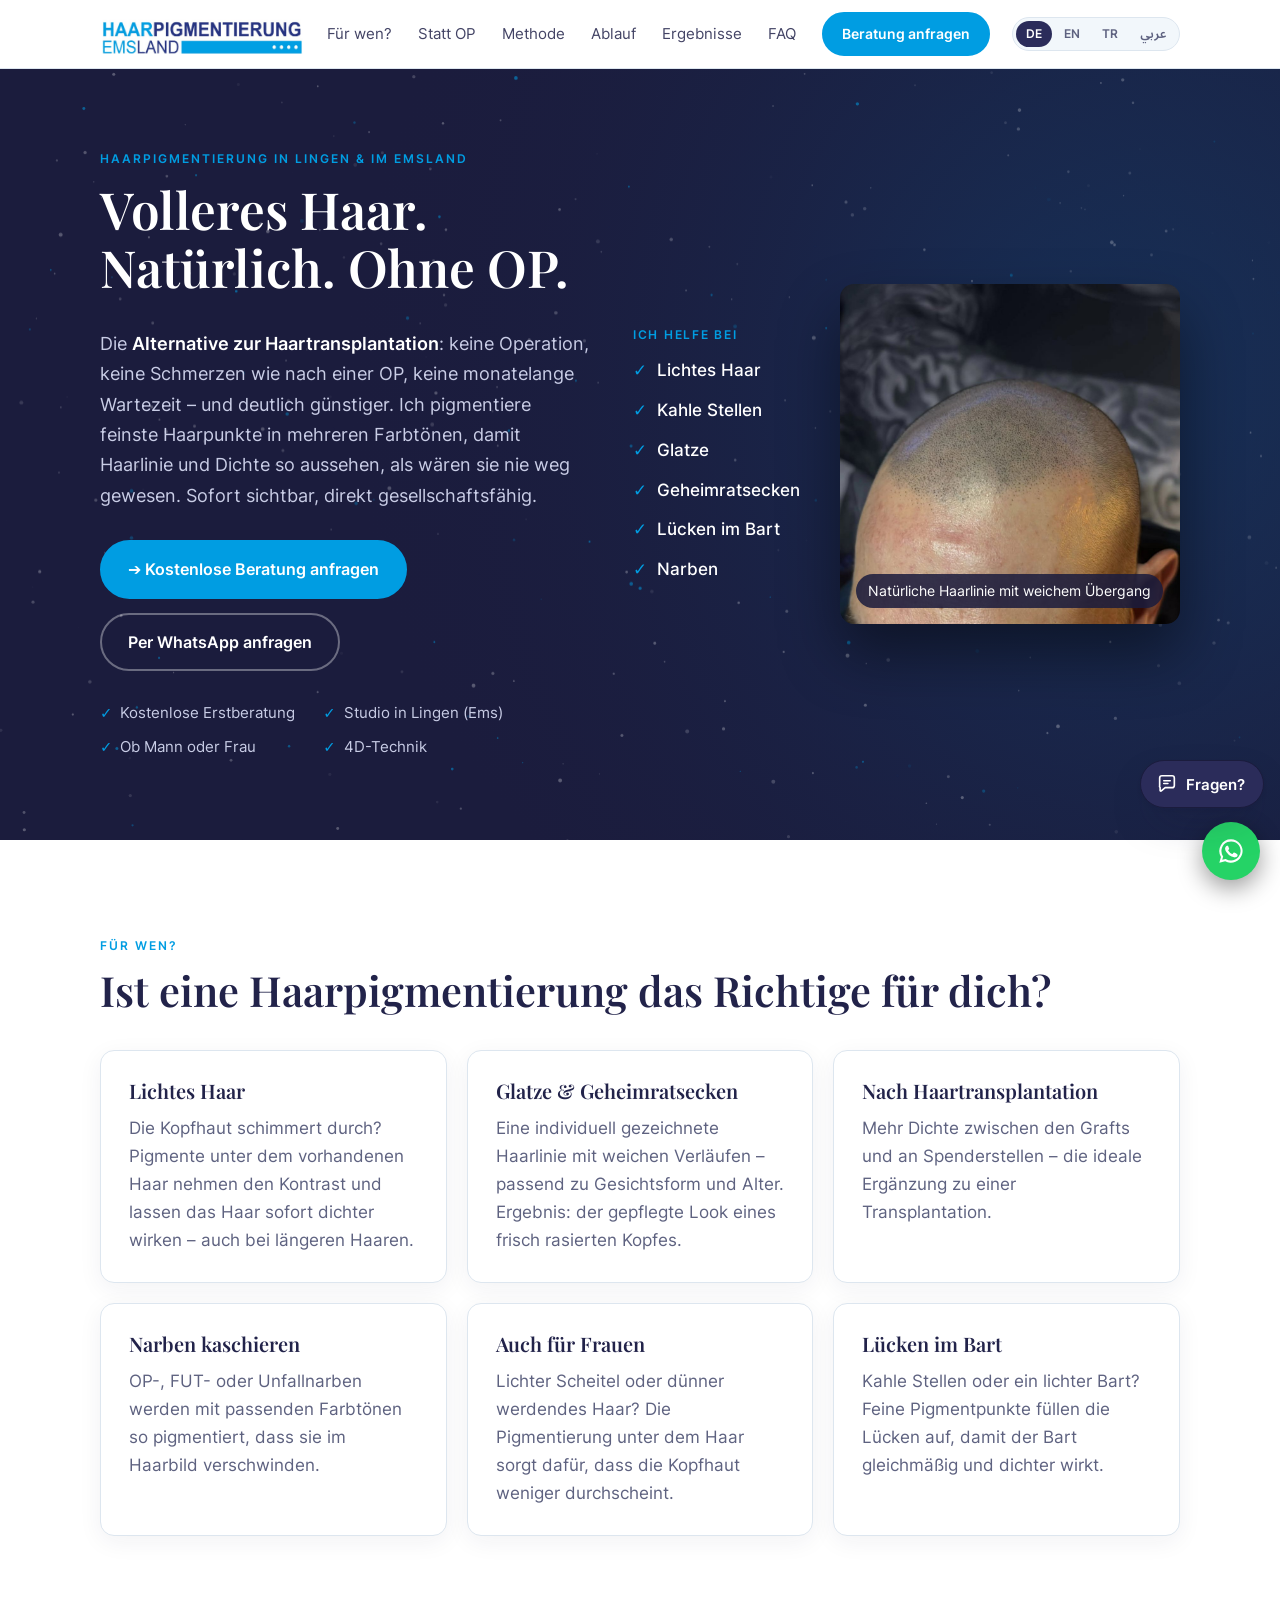
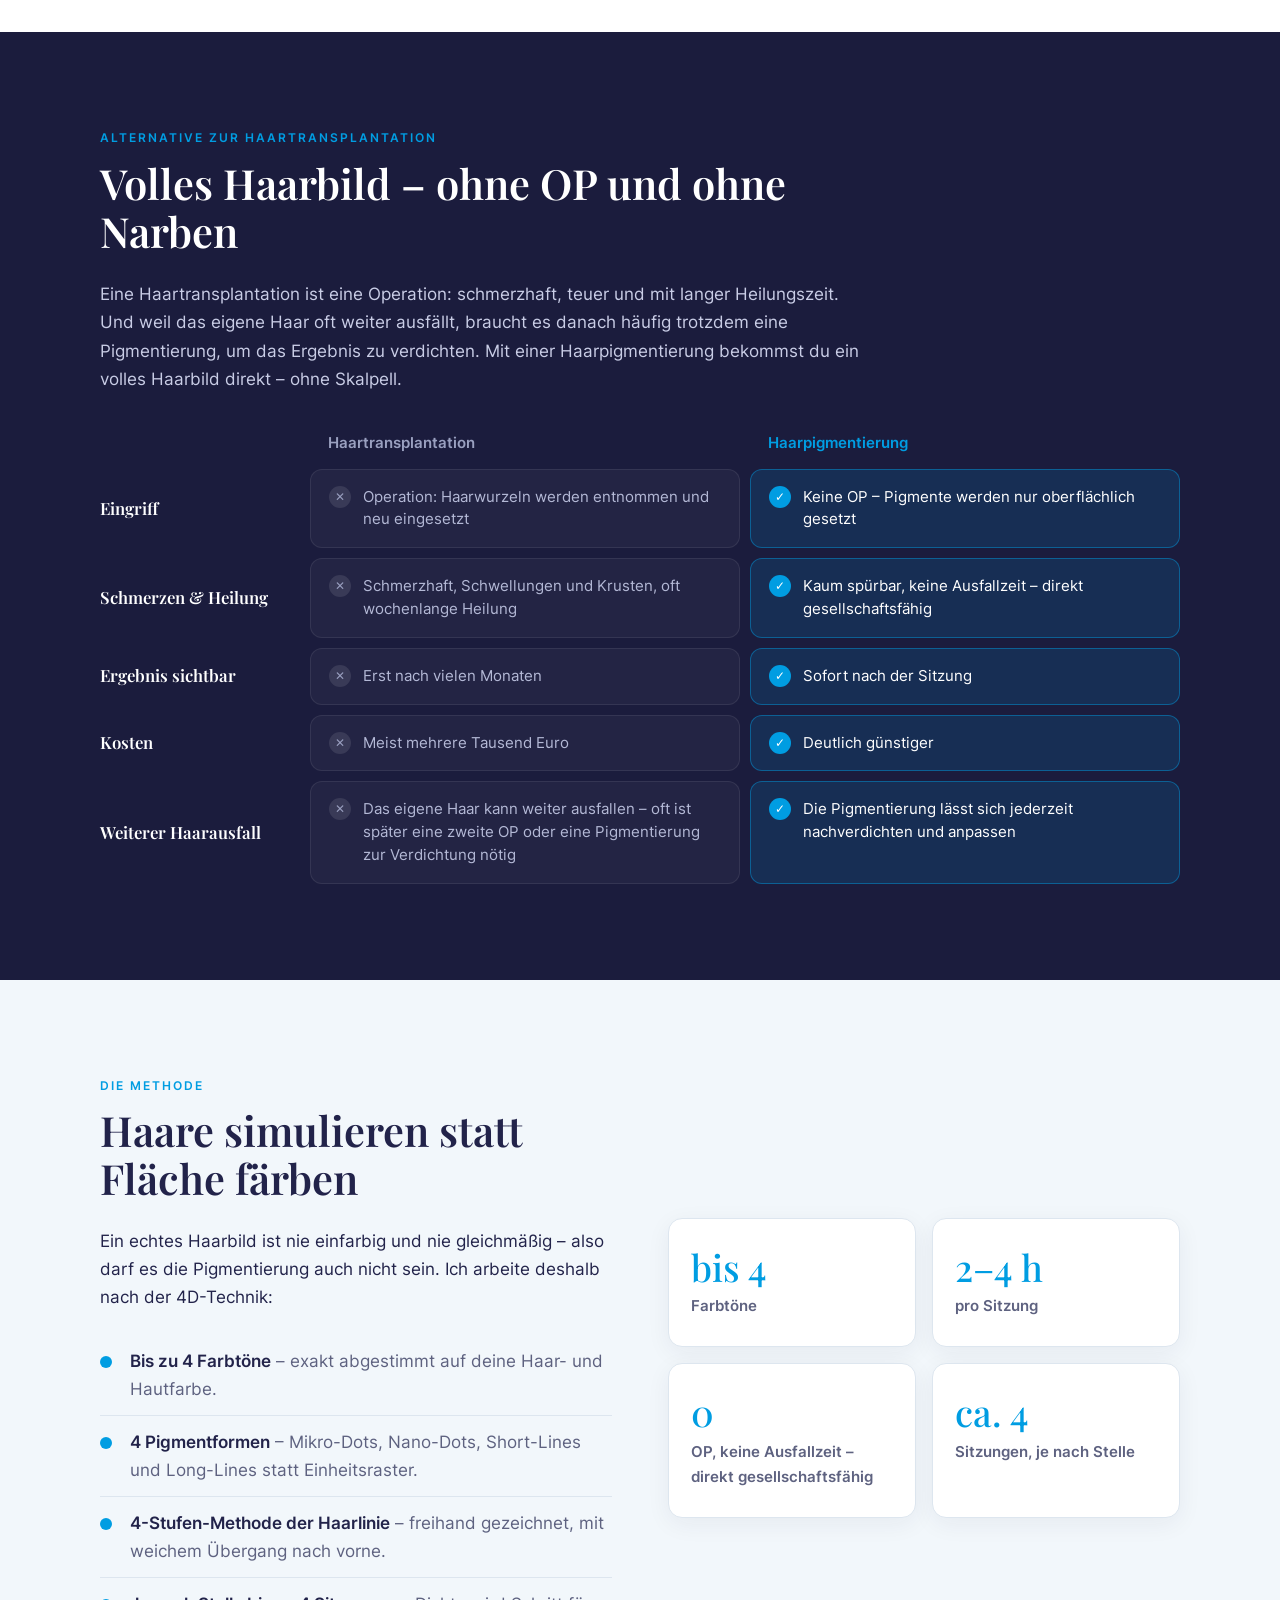
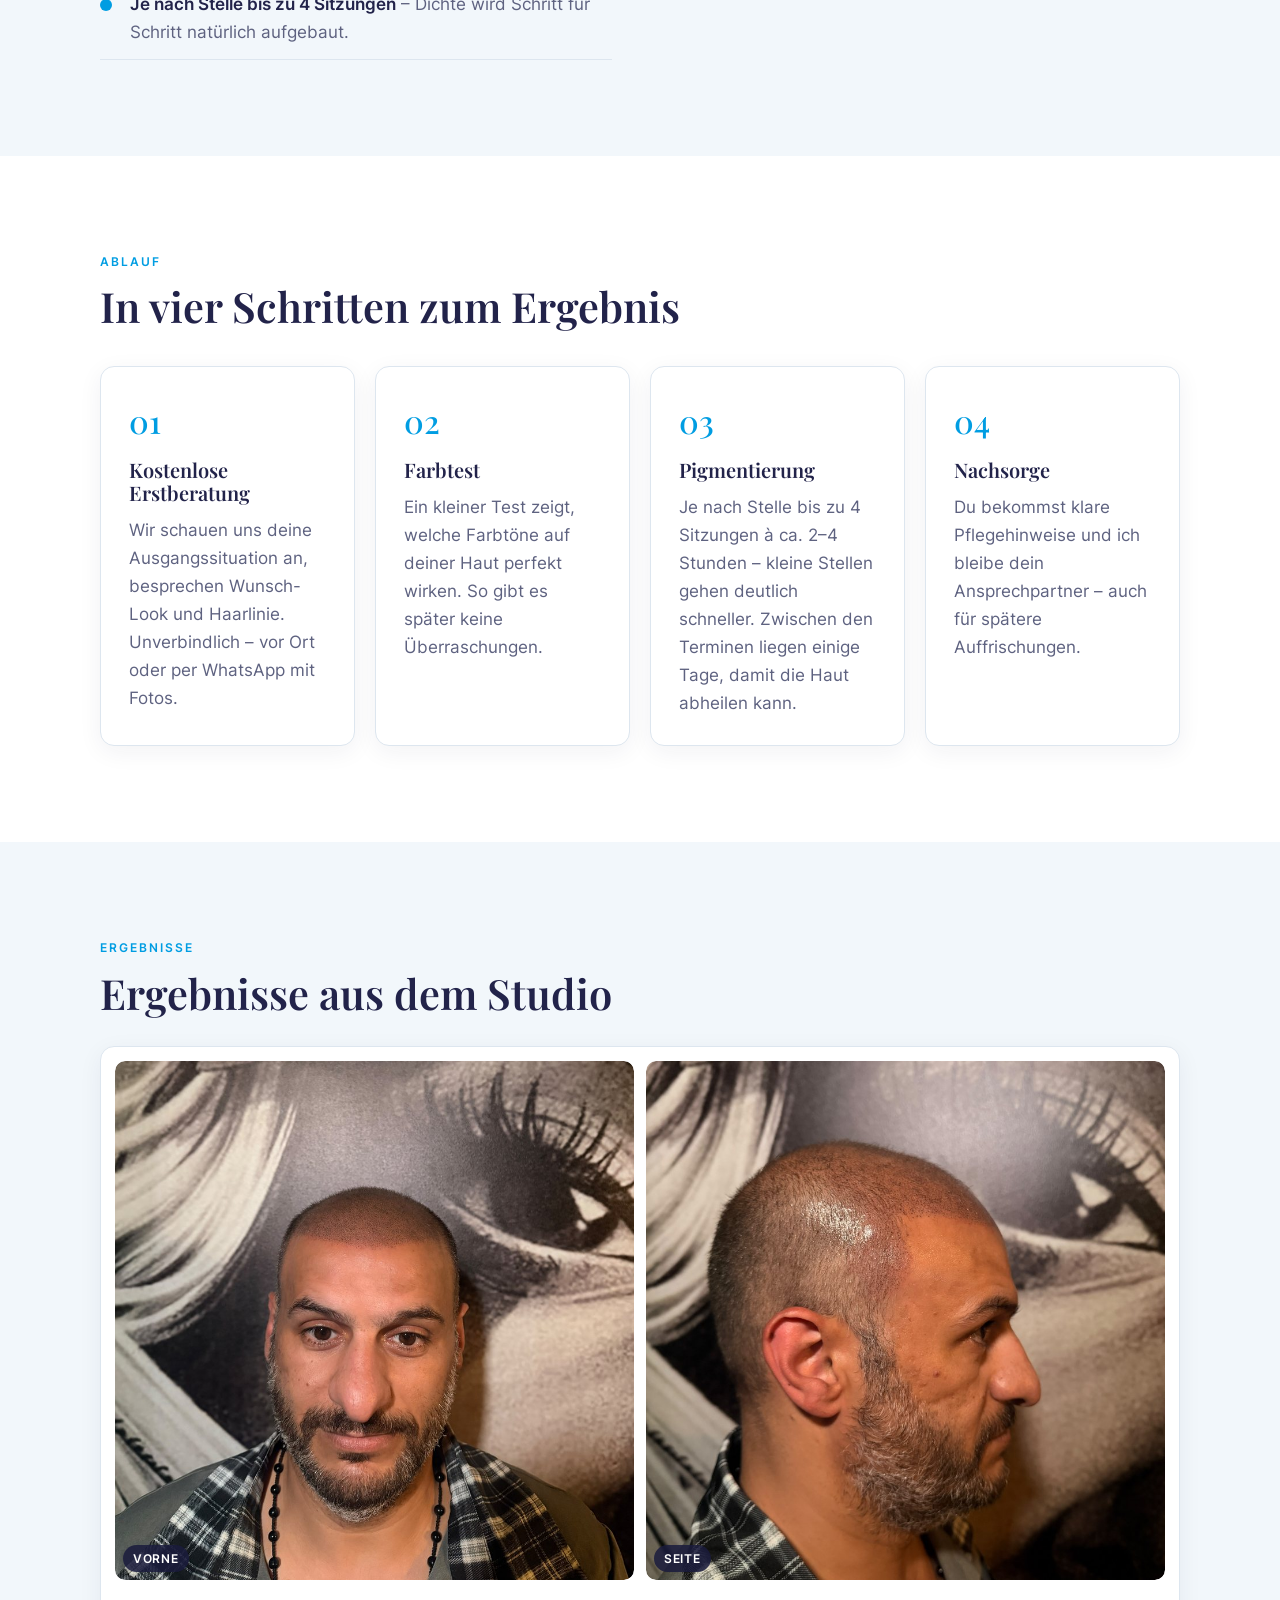
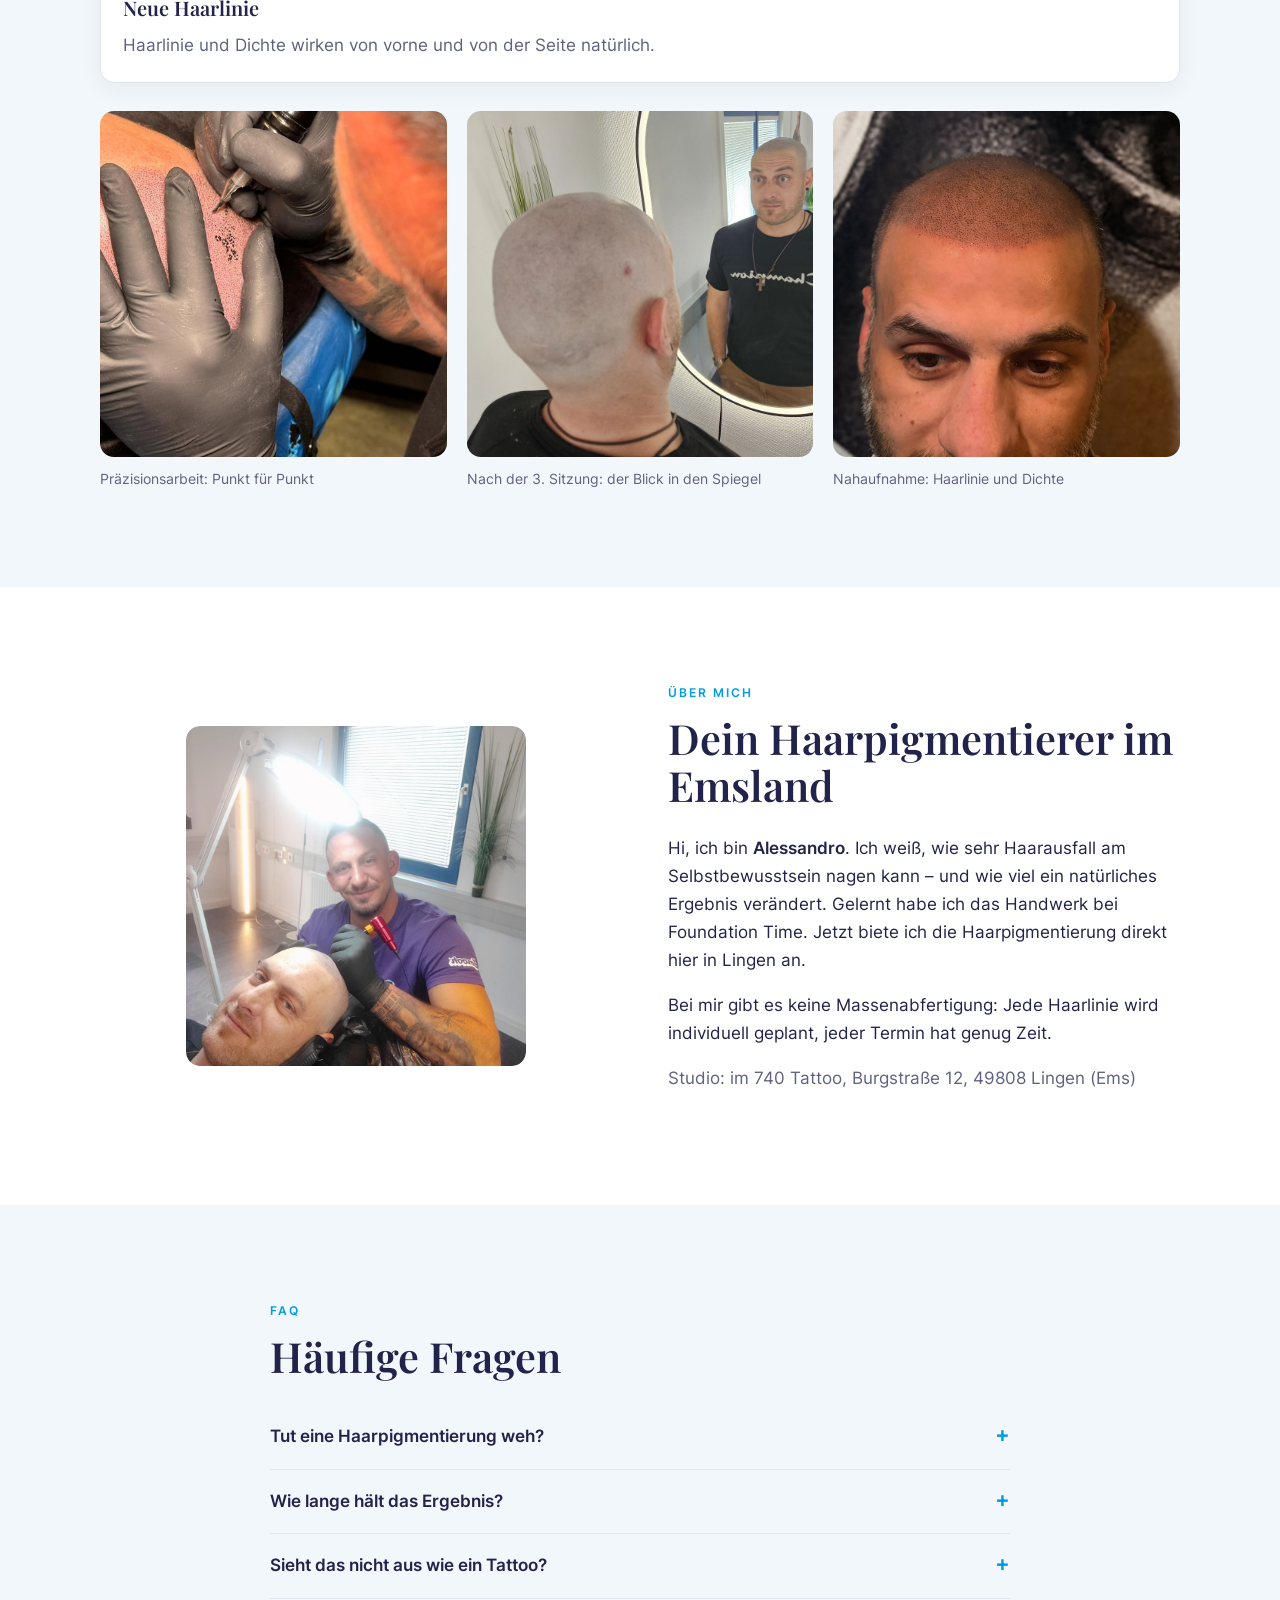
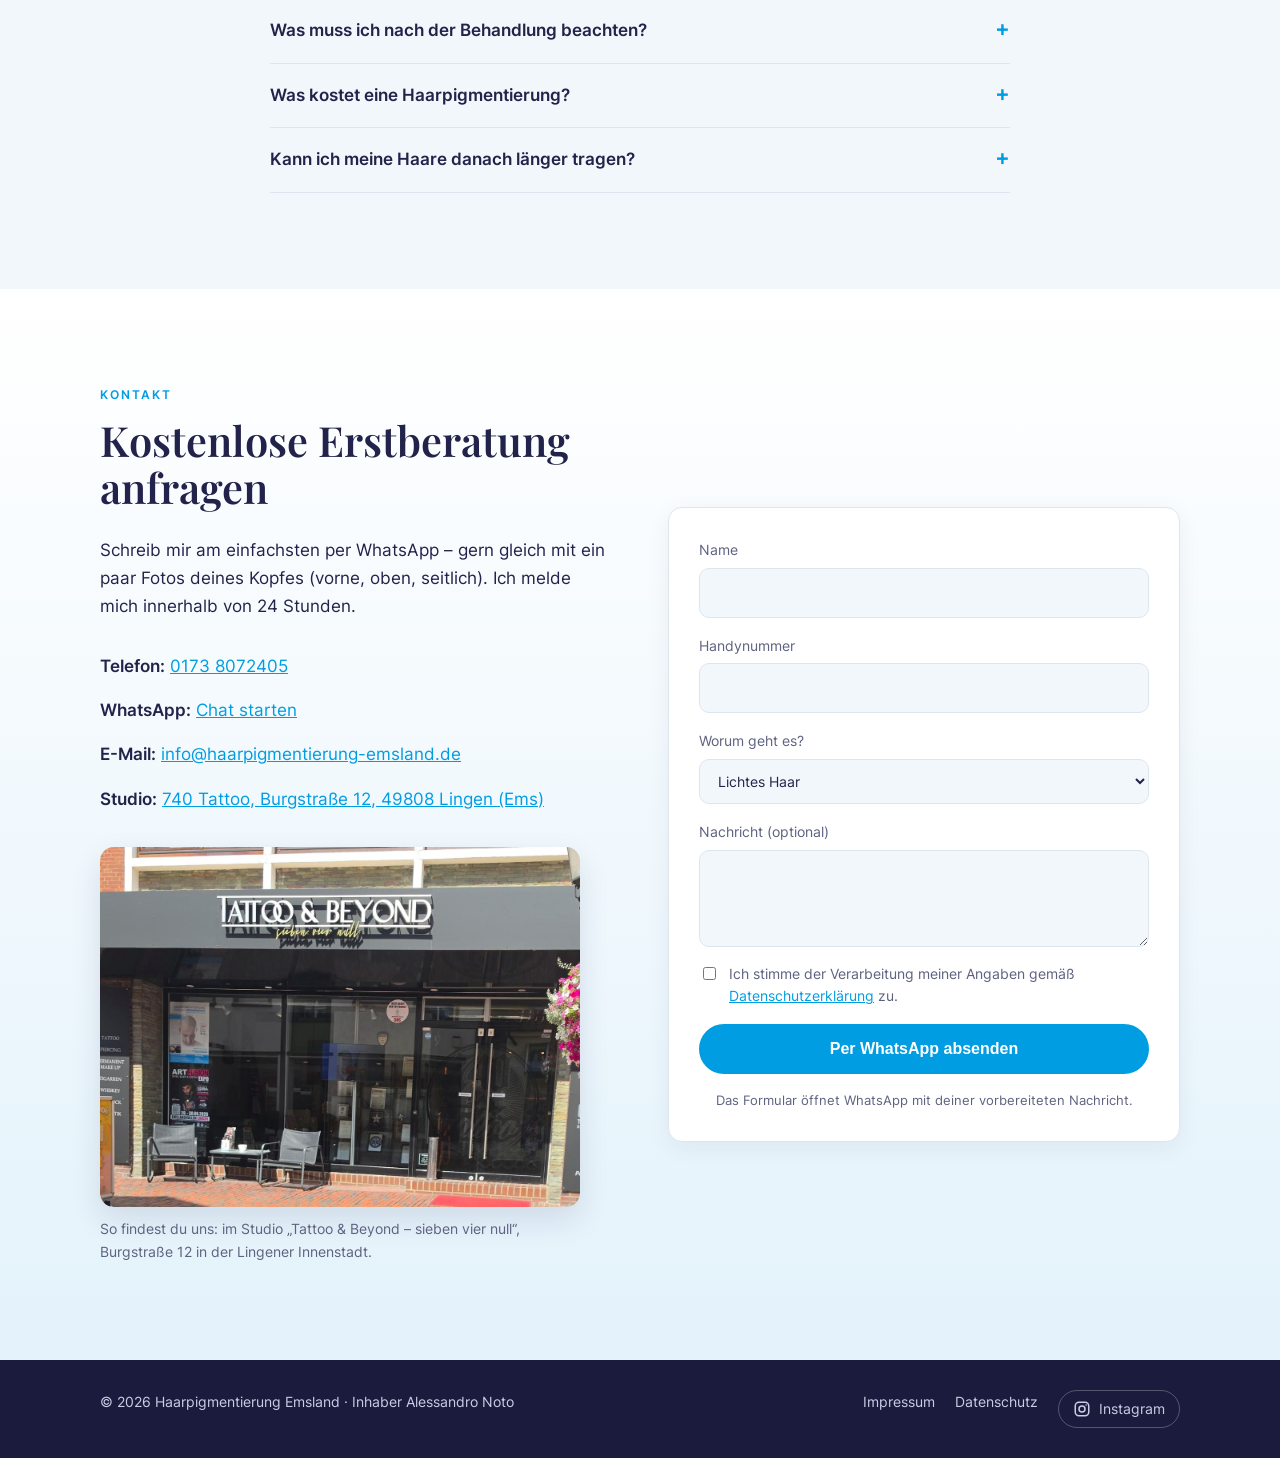
<file: index.html>
<!doctype html>
<html lang="de" dir="ltr">
<head>
  <meta charset="utf-8">
  <meta name="viewport" content="width=device-width, initial-scale=1">
  <title>Haarpigmentierung Lingen &amp; Emsland – Alternative zur Haartransplantation</title>
  <meta name="description" content="Haarpigmentierung in Lingen (Ems): Alternative zur Haartransplantation, ohne OP und sofort sichtbar. Für Glatze, lichtes Haar und Narben. Kostenlose Beratung.">
  <meta property="og:title" content="Haarpigmentierung Emsland – Lingen (Ems)">
  <meta property="og:description" content="Die Alternative zur Haartransplantation: volleres Haarbild ohne OP. Studio in Lingen, kostenlose Erstberatung.">
  <meta property="og:locale" content="de_DE">
  <meta property="og:site_name" content="Haarpigmentierung Emsland">
  <meta property="og:type" content="website">
  <meta property="og:url" content="https://haarpigmentierung-emsland.de/">
  <link rel="canonical" href="https://haarpigmentierung-emsland.de/">
  <meta property="og:image" content="https://haarpigmentierung-emsland.de/assets/img/ergebnis-4-sitzung.jpg">
  <meta name="geo.region" content="DE-NI">
  <meta name="geo.placename" content="Lingen (Ems)">
  <meta name="theme-color" content="#2b2c5a">
  <link rel="icon" href="assets/img/logo-instagram.jpg">
  <link rel="stylesheet" href="assets/styles.css">
  <script type="application/ld+json">{"@context": "https://schema.org", "@type": "HealthAndBeautyBusiness", "name": "Haarpigmentierung Emsland", "alternateName": "Haarpigmentierung Lingen", "description": "Haarpigmentierung (Scalp Micropigmentation) in Lingen (Ems) – Alternative zur Haartransplantation bei Glatze, lichtem Haar, Geheimratsecken, Narben und Lücken im Bart.", "url": "https://haarpigmentierung-emsland.de/", "telephone": "+49 173 8072405", "email": "info@haarpigmentierung-emsland.de", "image": "https://haarpigmentierung-emsland.de/assets/img/ergebnis-4-sitzung.jpg", "logo": "https://haarpigmentierung-emsland.de/assets/img/logo.png", "founder": {"@type": "Person", "name": "Alessandro Noto"}, "address": {"@type": "PostalAddress", "streetAddress": "Burgstraße 12", "postalCode": "49808", "addressLocality": "Lingen (Ems)", "addressRegion": "Niedersachsen", "addressCountry": "DE"}, "areaServed": [{"@type": "City", "name": "Lingen (Ems)"}, {"@type": "AdministrativeArea", "name": "Landkreis Emsland"}], "sameAs": ["https://www.instagram.com/haarpigmentierung_emsland/"], "knowsLanguage": ["de", "en", "tr", "ar"]}</script>
  <script type="application/ld+json">{"@context": "https://schema.org", "@type": "FAQPage", "mainEntity": [{"@type": "Question", "name": "Tut eine Haarpigmentierung weh?", "acceptedAnswer": {"@type": "Answer", "text": "Viele Kunden spüren kaum etwas – manche empfinden es sogar als angenehm, fast wie eine Massage. Je nach Stelle spürt man es etwas mehr oder weniger."}}, {"@type": "Question", "name": "Wie lange hält das Ergebnis?", "acceptedAnswer": {"@type": "Answer", "text": "Die Pigmente sitzen sehr oberflächlich und hellen über die Jahre langsam auf. Je nach Hauttyp und Sonneneinwirkung ist nach einigen Jahren (ca. 5) eine kurze Auffrischung sinnvoll."}}, {"@type": "Question", "name": "Sieht das nicht aus wie ein Tattoo?", "acceptedAnswer": {"@type": "Answer", "text": "Nein. Statt Flächen werden feinste Punkte in mehreren Farbtönen und Formen gesetzt, die echte Haarstoppeln nachbilden. Kein Verlaufen und kein Blaustich, weil ich andere Pigmente verwende als beim Tätowieren: vegane, farbechte Pigmente, die der Körper über die Jahre langsam abbaut. Deshalb behalten sie ihren echten Farbton."}}, {"@type": "Question", "name": "Was muss ich nach der Behandlung beachten?", "acceptedAnswer": {"@type": "Answer", "text": "Ein paar Tage kein Sport mit starkem Schwitzen, keine Sauna, kein Schwimmen und keine direkte Sonne. In den ersten Tagen solltest du die Kopfhaut eincremen und feucht halten."}}, {"@type": "Question", "name": "Was kostet eine Haarpigmentierung?", "acceptedAnswer": {"@type": "Answer", "text": "Die Kosten hängen vom Aufwand ab, also von der Fläche und dem gewünschten Ergebnis. Kleinere Stellen, zum Beispiel Lücken im Bart, sind entsprechend günstiger. Zur groben Orientierung: Eine kahle Stelle am Hinterkopf (Tonsur) liegt bei etwa 499 €, ein komplett kahler Oberkopf zwischen 1.500 und 2.000 €. Das sind aber nur Richtwerte – der Preis ist fast immer individuell, weil jeder Kopf anders ist. In der kostenlosen Erstberatung bekommst du ein festes Angebot – transparent und ohne versteckte Kosten."}}, {"@type": "Question", "name": "Kann ich meine Haare danach länger tragen?", "acceptedAnswer": {"@type": "Answer", "text": "Bei lichtem Haar ja – die Pigmentierung unter längerem Haar reduziert den Kontrast zur Kopfhaut. Bei Glatze sieht das Ergebnis am besten mit rasiertem oder sehr kurzem Haar aus."}}]}</script>
  <script>document.documentElement.classList.add('js');</script>
</head>
<body>

<header class="site-header">
  <div class="container nav">
    <a href="#top" class="logo" aria-label="Haarpigmentierung Emsland"><img src="assets/img/logo.png" alt="Haarpigmentierung Emsland" width="986" height="178"></a>
    <div class="nav-right">
      <nav class="nav-links" id="nav-links">
        <a href="#fuer-wen" data-i18n="nav_who">Für wen?</a>
        <a href="#alternative" data-i18n="nav_alt">Statt OP</a>
        <a href="#methode" data-i18n="nav_method">Methode</a>
        <a href="#ablauf" data-i18n="nav_process">Ablauf</a>
        <a href="#ergebnisse" data-i18n="nav_results">Ergebnisse</a>
        <a href="#faq" data-i18n="nav_faq">FAQ</a>
        <a href="#kontakt" class="btn btn-small" data-i18n="nav_cta">Beratung anfragen</a>
      </nav>
      <div class="lang-switch" role="group" aria-label="Sprache / Language">
        <button type="button" data-lang="de" aria-pressed="true">DE</button>
        <button type="button" data-lang="en" aria-pressed="false">EN</button>
        <button type="button" data-lang="tr" aria-pressed="false">TR</button>
        <button type="button" data-lang="ar" aria-pressed="false" lang="ar">عربي</button>
      </div>
      <button class="nav-toggle" aria-label="Menü" aria-expanded="false" aria-controls="nav-links">
        <span></span><span></span><span></span>
      </button>
    </div>
  </div>
</header>

<main id="top">

  <!-- HERO -->
  <section class="hero">
    <canvas class="hero-dots" aria-hidden="true"></canvas>
    <div class="container hero-grid">
      <div class="hero-inner">
        <p class="eyebrow anim" data-i18n="hero_eyebrow">Haarpigmentierung in Lingen &amp; im Emsland</p>
        <h1 class="anim" data-i18n="hero_title">Volleres Haar.<br>Natürlich. Ohne OP.</h1>
        <p class="lead anim" data-i18n="hero_lead">Die <strong>Alternative zur Haartransplantation</strong>: keine Operation, keine Schmerzen wie nach einer OP, keine monatelange Wartezeit – und deutlich günstiger. Ich pigmentiere feinste Haarpunkte in mehreren Farbtönen, damit Haarlinie und Dichte so aussehen, als wären sie nie weg gewesen. Sofort sichtbar, direkt gesellschaftsfähig.</p>
        <div class="hero-cta anim">
          <a href="#kontakt" class="btn" data-i18n="hero_cta1">➔ Kostenlose Beratung anfragen</a>
          <a href="https://wa.me/491738072405" class="btn btn-ghost" target="_blank" rel="noopener" data-i18n="hero_cta2">Per WhatsApp anfragen</a>
        </div>
        <ul class="trust anim">
          <li data-i18n="trust1">Kostenlose Erstberatung</li>
          <li data-i18n="trust2">Studio in Lingen (Ems)</li>
          <li data-i18n="trust3">Ob Mann oder Frau</li>
          <li data-i18n="trust4">4D-Technik</li>
        </ul>
      </div>
      <div class="hero-services anim">
        <p class="hero-services-title" data-i18n="hs_title">Ich helfe bei</p>
        <ul>
          <li><span data-i18n="hs1">Lichtes Haar</span></li>
          <li><span data-i18n="hs2">Kahle Stellen</span></li>
          <li><span data-i18n="hs3">Glatze</span></li>
          <li><span data-i18n="hs4">Geheimratsecken</span></li>
          <li><span data-i18n="hs5">Lücken im Bart</span></li>
          <li><span data-i18n="hs6">Narben</span></li>
        </ul>
      </div>
      <figure class="hero-img anim">
        <img src="assets/img/ergebnis-4-sitzung.jpg" alt="Nahaufnahme: natürliche Haarlinie mit weichem Übergang" width="1080" height="1072">
        <figcaption data-i18n="hero_caption">Natürliche Haarlinie mit weichem Übergang</figcaption>
      </figure>
    </div>
  </section>

  <!-- FÜR WEN -->
  <section id="fuer-wen" class="section">
    <div class="container">
      <p class="eyebrow reveal" data-i18n="who_eyebrow">Für wen?</p>
      <h2 class="reveal" data-i18n="who_title">Ist eine Haarpigmentierung das Richtige für dich?</h2>
      <div class="cards">
        <article class="card reveal">
          <h3 data-i18n="c1_t">Lichtes Haar</h3>
          <p data-i18n="c1_p">Die Kopfhaut schimmert durch? Pigmente unter dem vorhandenen Haar nehmen den Kontrast und lassen das Haar sofort dichter wirken – auch bei längeren Haaren.</p>
        </article>
        <article class="card reveal">
          <h3 data-i18n="c2_t">Glatze &amp; Geheimratsecken</h3>
          <p data-i18n="c2_p">Eine individuell gezeichnete Haarlinie mit weichen Verläufen – passend zu Gesichtsform und Alter. Ergebnis: der gepflegte Look eines frisch rasierten Kopfes.</p>
        </article>
        <article class="card reveal">
          <h3 data-i18n="c3_t">Nach Haartransplantation</h3>
          <p data-i18n="c3_p">Mehr Dichte zwischen den Grafts und an Spenderstellen – die ideale Ergänzung zu einer Transplantation.</p>
        </article>
        <article class="card reveal">
          <h3 data-i18n="c4_t">Narben kaschieren</h3>
          <p data-i18n="c4_p">OP-, FUT- oder Unfallnarben werden mit passenden Farbtönen so pigmentiert, dass sie im Haarbild verschwinden.</p>
        </article>
        <article class="card reveal">
          <h3 data-i18n="c5_t">Auch für Frauen</h3>
          <p data-i18n="c5_p">Lichter Scheitel oder dünner werdendes Haar? Die Pigmentierung unter dem Haar sorgt dafür, dass die Kopfhaut weniger durchscheint.</p>
        </article>
        <article class="card reveal">
          <h3 data-i18n="c6_t">Lücken im Bart</h3>
          <p data-i18n="c6_p">Kahle Stellen oder ein lichter Bart? Feine Pigmentpunkte füllen die Lücken auf, damit der Bart gleichmäßig und dichter wirkt.</p>
        </article>
      </div>
    </div>
  </section>

  <!-- ALTERNATIVE ZUR HAARTRANSPLANTATION -->
  <section id="alternative" class="section vs-section">
    <div class="container">
      <p class="eyebrow reveal" data-i18n="v_eyebrow">Alternative zur Haartransplantation</p>
      <h2 class="reveal" data-i18n="v_title">Volles Haarbild – ohne OP und ohne Narben</h2>
      <p class="lead-dark reveal" data-i18n="v_intro">Eine Haartransplantation ist eine Operation: schmerzhaft, teuer und mit langer Heilungszeit. Und weil das eigene Haar oft weiter ausfällt, braucht es danach häufig trotzdem eine Pigmentierung, um das Ergebnis zu verdichten. Mit einer Haarpigmentierung bekommst du ein volles Haarbild direkt – ohne Skalpell.</p>
      <div class="vs-table" role="table">
        <div class="vs-row vs-head reveal">
          <div></div>
          <div class="vs-col-ht" data-i18n="v_h_ht">Haartransplantation</div>
          <div class="vs-col-smp" data-i18n="v_h_smp">Haarpigmentierung</div>
        </div>
        <div class="vs-row reveal">
          <div class="vs-label" data-i18n="v_r1">Eingriff</div>
          <div class="vs-cell vs-ht"><small class="vs-tag" data-i18n="v_h_ht">Haartransplantation</small><span class="vs-mark" aria-hidden="true">✕</span><span data-i18n="v_t1">Operation: Haarwurzeln werden entnommen und neu eingesetzt</span></div>
          <div class="vs-cell vs-smp"><small class="vs-tag" data-i18n="v_h_smp">Haarpigmentierung</small><span class="vs-mark" aria-hidden="true">✓</span><span data-i18n="v_p1">Keine OP – Pigmente werden nur oberflächlich gesetzt</span></div>
        </div>
        <div class="vs-row reveal">
          <div class="vs-label" data-i18n="v_r2">Schmerzen &amp; Heilung</div>
          <div class="vs-cell vs-ht"><small class="vs-tag" data-i18n="v_h_ht">Haartransplantation</small><span class="vs-mark" aria-hidden="true">✕</span><span data-i18n="v_t2">Schmerzhaft, Schwellungen und Krusten, oft wochenlange Heilung</span></div>
          <div class="vs-cell vs-smp"><small class="vs-tag" data-i18n="v_h_smp">Haarpigmentierung</small><span class="vs-mark" aria-hidden="true">✓</span><span data-i18n="v_p2">Kaum spürbar, keine Ausfallzeit – direkt gesellschaftsfähig</span></div>
        </div>
        <div class="vs-row reveal">
          <div class="vs-label" data-i18n="v_r3">Ergebnis sichtbar</div>
          <div class="vs-cell vs-ht"><small class="vs-tag" data-i18n="v_h_ht">Haartransplantation</small><span class="vs-mark" aria-hidden="true">✕</span><span data-i18n="v_t3">Erst nach vielen Monaten</span></div>
          <div class="vs-cell vs-smp"><small class="vs-tag" data-i18n="v_h_smp">Haarpigmentierung</small><span class="vs-mark" aria-hidden="true">✓</span><span data-i18n="v_p3">Sofort nach der Sitzung</span></div>
        </div>
        <div class="vs-row reveal">
          <div class="vs-label" data-i18n="v_r4">Kosten</div>
          <div class="vs-cell vs-ht"><small class="vs-tag" data-i18n="v_h_ht">Haartransplantation</small><span class="vs-mark" aria-hidden="true">✕</span><span data-i18n="v_t4">Meist mehrere Tausend Euro</span></div>
          <div class="vs-cell vs-smp"><small class="vs-tag" data-i18n="v_h_smp">Haarpigmentierung</small><span class="vs-mark" aria-hidden="true">✓</span><span data-i18n="v_p4">Deutlich günstiger</span></div>
        </div>
        <div class="vs-row reveal">
          <div class="vs-label" data-i18n="v_r5">Weiterer Haarausfall</div>
          <div class="vs-cell vs-ht"><small class="vs-tag" data-i18n="v_h_ht">Haartransplantation</small><span class="vs-mark" aria-hidden="true">✕</span><span data-i18n="v_t5">Das eigene Haar kann weiter ausfallen – oft ist später eine zweite OP oder eine Pigmentierung zur Verdichtung nötig</span></div>
          <div class="vs-cell vs-smp"><small class="vs-tag" data-i18n="v_h_smp">Haarpigmentierung</small><span class="vs-mark" aria-hidden="true">✓</span><span data-i18n="v_p5">Die Pigmentierung lässt sich jederzeit nachverdichten und anpassen</span></div>
        </div>
      </div>
    </div>
  </section>

  <!-- METHODE -->
  <section id="methode" class="section section-alt">
    <div class="container split">
      <div>
        <p class="eyebrow reveal" data-i18n="m_eyebrow">Die Methode</p>
        <h2 class="reveal" data-i18n="m_title">Haare simulieren statt Fläche färben</h2>
        <p class="reveal" data-i18n="m_intro">Ein echtes Haarbild ist nie einfarbig und nie gleichmäßig – also darf es die Pigmentierung auch nicht sein. Ich arbeite deshalb nach der 4D-Technik:</p>
        <ul class="feature-list">
          <li class="reveal" data-i18n="m_f1"><strong>Bis zu 4 Farbtöne</strong> – exakt abgestimmt auf deine Haar- und Hautfarbe.</li>
          <li class="reveal" data-i18n="m_f2"><strong>4 Pigmentformen</strong> – Mikro-Dots, Nano-Dots, Short-Lines und Long-Lines statt Einheitsraster.</li>
          <li class="reveal" data-i18n="m_f3"><strong>4-Stufen-Methode der Haarlinie</strong> – freihand gezeichnet, mit weichem Übergang nach vorne.</li>
          <li class="reveal" data-i18n="m_f4"><strong>Je nach Stelle bis zu 4 Sitzungen</strong> – Dichte wird Schritt für Schritt natürlich aufgebaut.</li>
        </ul>
      </div>
      <div class="stat-grid">
        <div class="stat reveal"><span data-i18n="s1_v">bis 4</span><b data-i18n="s1_l">Farbtöne</b></div>
        <div class="stat reveal"><span data-i18n="s2_v">2–4 h</span><b data-i18n="s2_l">pro Sitzung</b></div>
        <div class="stat reveal"><span>0</span><b data-i18n="s3_l">OP, keine Ausfallzeit – direkt gesellschaftsfähig</b></div>
        <div class="stat reveal"><span data-i18n="s4_v">ca. 4</span><b data-i18n="s4_l">Sitzungen, je nach Stelle</b></div>
      </div>
    </div>
  </section>

  <!-- ABLAUF -->
  <section id="ablauf" class="section">
    <div class="container">
      <p class="eyebrow reveal" data-i18n="p_eyebrow">Ablauf</p>
      <h2 class="reveal" data-i18n="p_title">In vier Schritten zum Ergebnis</h2>
      <ol class="steps">
        <li class="reveal">
          <h3 data-i18n="p1_t">Kostenlose Erstberatung</h3>
          <p data-i18n="p1_p">Wir schauen uns deine Ausgangssituation an, besprechen Wunsch-Look und Haarlinie. Unverbindlich – vor Ort oder per WhatsApp mit Fotos.</p>
        </li>
        <li class="reveal">
          <h3 data-i18n="p2_t">Farbtest</h3>
          <p data-i18n="p2_p">Ein kleiner Test zeigt, welche Farbtöne auf deiner Haut perfekt wirken. So gibt es später keine Überraschungen.</p>
        </li>
        <li class="reveal">
          <h3 data-i18n="p3_t">Pigmentierung</h3>
          <p data-i18n="p3_p">Je nach Stelle bis zu 4 Sitzungen à ca. 2–4 Stunden – kleine Stellen gehen deutlich schneller. Zwischen den Terminen liegen einige Tage, damit die Haut abheilen kann.</p>
        </li>
        <li class="reveal">
          <h3 data-i18n="p4_t">Nachsorge</h3>
          <p data-i18n="p4_p">Du bekommst klare Pflegehinweise und ich bleibe dein Ansprechpartner – auch für spätere Auffrischungen.</p>
        </li>
      </ol>
    </div>
  </section>

  <!-- ERGEBNISSE -->
  <section id="ergebnisse" class="section section-alt">
    <div class="container">
      <p class="eyebrow reveal" data-i18n="r_eyebrow">Ergebnisse</p>
      <h2 class="reveal" data-i18n="r_title">Ergebnisse aus dem Studio</h2>
      <article class="ba ba-wide reveal">
        <div class="ba-imgs">
          <figure><img src="assets/img/kunde-vorne.jpg" alt="Kunde nach der Haarpigmentierung, Ansicht von vorne" loading="lazy" width="900" height="900"><span class="tag" data-i18n="r_front">Vorne</span></figure>
          <figure><img src="assets/img/kunde-seite.jpg" alt="Kunde nach der Haarpigmentierung, seitliche Ansicht" loading="lazy" width="900" height="900"><span class="tag" data-i18n="r_side">Seite</span></figure>
        </div>
        <h3 data-i18n="r_ba_t">Neue Haarlinie</h3>
        <p class="muted" data-i18n="r_ba_p">Haarlinie und Dichte wirken von vorne und von der Seite natürlich.</p>
      </article>
      <div class="gallery gallery-3">
        <figure class="reveal">
          <img src="assets/img/pigmentierung-arbeit.jpg" alt="Pigmentierung der Kopfhaut, Punkt für Punkt" loading="lazy" width="1080" height="1072">
          <figcaption data-i18n="r_g1">Präzisionsarbeit: Punkt für Punkt</figcaption>
        </figure>
        <figure class="reveal">
          <img src="assets/img/spiegel.jpg" alt="Kunde betrachtet sein Ergebnis nach der dritten Sitzung im Spiegel" loading="lazy" width="900" height="900">
          <figcaption data-i18n="r_g2">Nach der 3. Sitzung: der Blick in den Spiegel</figcaption>
        </figure>
        <figure class="reveal">
          <img src="assets/img/kunde-nah.jpg" alt="Nahaufnahme: natürlich wirkende Haarlinie nach der Haarpigmentierung" loading="lazy" width="1000" height="1000">
          <figcaption data-i18n="r_g3">Nahaufnahme: Haarlinie und Dichte</figcaption>
        </figure>
      </div>
    </div>
  </section>

  <!-- ÜBER MICH -->
  <section id="ueber-mich" class="section">
    <div class="container split">
      <figure class="about-img reveal"><img src="assets/img/behandlung-studio.jpg" alt="Alessandro Noto bei der Behandlung eines Kunden im Studio" loading="lazy" width="900" height="900"></figure>
      <div>
        <p class="eyebrow reveal" data-i18n="a_eyebrow">Über mich</p>
        <h2 class="reveal" data-i18n="a_title">Dein Haarpigmentierer im Emsland</h2>
        <p class="reveal" data-i18n="a_p1">Hi, ich bin <strong>Alessandro</strong>. Ich weiß, wie sehr Haarausfall am Selbstbewusstsein nagen kann – und wie viel ein natürliches Ergebnis verändert. Gelernt habe ich das Handwerk bei Foundation Time. Jetzt biete ich die Haarpigmentierung direkt hier in Lingen an.</p>
        <p class="reveal" data-i18n="a_p2">Bei mir gibt es keine Massenabfertigung: Jede Haarlinie wird individuell geplant, jeder Termin hat genug Zeit.</p>
        <p class="muted reveal" data-i18n="a_studio">Studio: im 740 Tattoo, Burgstraße 12, 49808 Lingen (Ems)</p>
      </div>
    </div>
  </section>

  <!-- FAQ -->
  <section id="faq" class="section section-alt">
    <div class="container narrow">
      <p class="eyebrow reveal" data-i18n="f_eyebrow">FAQ</p>
      <h2 class="reveal" data-i18n="f_title">Häufige Fragen</h2>
      <details class="reveal">
        <summary data-i18n="f1_q">Tut eine Haarpigmentierung weh?</summary>
        <p data-i18n="f1_a">Viele Kunden spüren kaum etwas – manche empfinden es sogar als angenehm, fast wie eine Massage. Je nach Stelle spürt man es etwas mehr oder weniger.</p>
      </details>
      <details class="reveal">
        <summary data-i18n="f2_q">Wie lange hält das Ergebnis?</summary>
        <p data-i18n="f2_a">Die Pigmente sitzen sehr oberflächlich und hellen über die Jahre langsam auf. Je nach Hauttyp und Sonneneinwirkung ist nach einigen Jahren (ca. 5) eine kurze Auffrischung sinnvoll.</p>
      </details>
      <details class="reveal">
        <summary data-i18n="f3_q">Sieht das nicht aus wie ein Tattoo?</summary>
        <p data-i18n="f3_a">Nein. Statt Flächen werden feinste Punkte in mehreren Farbtönen und Formen gesetzt, die echte Haarstoppeln nachbilden. Kein Verlaufen und kein Blaustich, weil ich andere Pigmente verwende als beim Tätowieren: vegane, farbechte Pigmente, die der Körper über die Jahre langsam abbaut. Deshalb behalten sie ihren echten Farbton.</p>
      </details>
      <details class="reveal">
        <summary data-i18n="f4_q">Was muss ich nach der Behandlung beachten?</summary>
        <p data-i18n="f4_a">Ein paar Tage kein Sport mit starkem Schwitzen, keine Sauna, kein Schwimmen und keine direkte Sonne. In den ersten Tagen solltest du die Kopfhaut eincremen und feucht halten.</p>
      </details>
      <details class="reveal">
        <summary data-i18n="f5_q">Was kostet eine Haarpigmentierung?</summary>
        <p data-i18n="f5_a">Die Kosten hängen vom Aufwand ab, also von der Fläche und dem gewünschten Ergebnis. Kleinere Stellen, zum Beispiel Lücken im Bart, sind entsprechend günstiger. Zur groben Orientierung: Eine kahle Stelle am Hinterkopf (Tonsur) liegt bei etwa 499 €, ein komplett kahler Oberkopf zwischen 1.500 und 2.000 €. Das sind aber nur Richtwerte – der Preis ist fast immer individuell, weil jeder Kopf anders ist. In der kostenlosen Erstberatung bekommst du ein festes Angebot – transparent und ohne versteckte Kosten.</p>
      </details>
      <details class="reveal">
        <summary data-i18n="f6_q">Kann ich meine Haare danach länger tragen?</summary>
        <p data-i18n="f6_a">Bei lichtem Haar ja – die Pigmentierung unter längerem Haar reduziert den Kontrast zur Kopfhaut. Bei Glatze sieht das Ergebnis am besten mit rasiertem oder sehr kurzem Haar aus.</p>
      </details>
    </div>
  </section>

  <!-- KONTAKT -->
  <section id="kontakt" class="section contact">
    <div class="container split">
      <div>
        <p class="eyebrow reveal" data-i18n="k_eyebrow">Kontakt</p>
        <h2 class="reveal" data-i18n="k_title">Kostenlose Erstberatung anfragen</h2>
        <p class="reveal" data-i18n="k_intro">Schreib mir am einfachsten per WhatsApp – gern gleich mit ein paar Fotos deines Kopfes (vorne, oben, seitlich). Ich melde mich innerhalb von 24 Stunden.</p>
        <ul class="contact-list reveal">
          <li><strong data-i18n="k_phone">Telefon:</strong> <a href="tel:+491738072405" dir="ltr">0173 8072405</a></li>
          <li><strong>WhatsApp:</strong> <a href="https://wa.me/491738072405" target="_blank" rel="noopener" data-i18n="k_wa">Chat starten</a></li>
          <li><strong data-i18n="k_mail">E-Mail:</strong> <a href="mailto:info@haarpigmentierung-emsland.de">info@haarpigmentierung-emsland.de</a></li>
          <li><strong>Studio:</strong> <a href="https://maps.google.com/?q=Burgstra%C3%9Fe+12,+49808+Lingen" target="_blank" rel="noopener">740 Tattoo, Burgstraße 12, 49808 Lingen (Ems)</a></li>
        </ul>
        <figure class="studio-img reveal">
          <img src="assets/img/studio-aussen.jpg" alt="Eingang des Studios Tattoo &amp; Beyond (740 Tattoo) in der Burgstraße 12 in Lingen" loading="lazy" width="1200" height="903">
          <figcaption data-i18n="k_studio_cap">So findest du uns: im Studio „Tattoo &amp; Beyond – sieben vier null“, Burgstraße 12 in der Lingener Innenstadt.</figcaption>
        </figure>
      </div>
      <form class="contact-form reveal" id="contact-form">
        <label><span data-i18n="form_name">Name</span><input name="name" id="f-name" required autocomplete="name"></label>
        <label><span data-i18n="form_phone">Handynummer</span><input name="phone" id="f-phone" type="tel" required autocomplete="tel"></label>
        <label><span data-i18n="form_topic">Worum geht es?</span>
          <select name="topic" id="f-topic">
            <option data-i18n="o1">Lichtes Haar</option>
            <option data-i18n="o2">Glatze / Geheimratsecken</option>
            <option data-i18n="o3">Nach Haartransplantation</option>
            <option data-i18n="o4">Narbe kaschieren</option>
            <option data-i18n="o5">Lücken im Bart</option>
            <option data-i18n="o6">Etwas anderes</option>
          </select>
        </label>
        <label><span data-i18n="form_msg">Nachricht (optional)</span><textarea name="message" id="f-msg" rows="3"></textarea></label>
        <label class="check"><input type="checkbox" id="f-consent" required> <span data-i18n="form_consent">Ich stimme der Verarbeitung meiner Angaben gemäß <a href="datenschutz.html">Datenschutzerklärung</a> zu.</span></label>
        <button class="btn" type="submit" data-i18n="form_submit">Per WhatsApp absenden</button>
        <p class="form-note" data-i18n="form_note">Das Formular öffnet WhatsApp mit deiner vorbereiteten Nachricht.</p>
      </form>
    </div>
  </section>

</main>

<footer class="site-footer">
  <div class="container footer-inner">
    <p>© <span id="year"></span> Haarpigmentierung Emsland · <span data-i18n="footer_owner">Inhaber</span> Alessandro Noto</p>
    <nav>
      <a href="impressum.html" data-i18n="footer_imprint">Impressum</a>
      <a href="datenschutz.html" data-i18n="footer_privacy">Datenschutz</a>
      <a class="ig-btn" href="https://www.instagram.com/haarpigmentierung_emsland/" target="_blank" rel="noopener" aria-label="Instagram">
        <svg viewBox="0 0 24 24" width="18" height="18" fill="none" stroke="currentColor" stroke-width="2" aria-hidden="true"><rect x="3" y="3" width="18" height="18" rx="5"/><circle cx="12" cy="12" r="4"/><circle cx="17.5" cy="6.5" r="1" fill="currentColor" stroke="none"/></svg>
        Instagram
      </a>
    </nav>
  </div>
</footer>

<a class="wa-float" href="https://wa.me/491738072405" target="_blank" rel="noopener" aria-label="WhatsApp">
  <svg viewBox="0 0 24 24" width="28" height="28" fill="currentColor" aria-hidden="true"><path d="M12 2a10 10 0 0 0-8.6 15.1L2 22l5-1.3A10 10 0 1 0 12 2zm0 18.2a8.2 8.2 0 0 1-4.2-1.2l-.3-.2-3 .8.8-2.9-.2-.3A8.2 8.2 0 1 1 12 20.2zm4.5-6.1c-.2-.1-1.5-.7-1.7-.8s-.4-.1-.6.1-.7.8-.8 1-.3.2-.5.1a6.7 6.7 0 0 1-3.3-2.9c-.3-.4.3-.4.8-1.4.1-.2 0-.3 0-.4l-.8-1.8c-.2-.5-.4-.4-.6-.4h-.5a1 1 0 0 0-.7.3 3 3 0 0 0-.9 2.2 5.2 5.2 0 0 0 1.1 2.7 11.8 11.8 0 0 0 4.5 4c1.7.7 2.3.8 3.2.6a2.7 2.7 0 0 0 1.8-1.2 2.2 2.2 0 0 0 .1-1.2c0-.1-.2-.2-.4-.3z"/></svg>
</a>

<script src="assets/i18n.js"></script>
<script src="assets/script.js"></script>
<script src="assets/chatbot.js?v=2" defer></script>
</body>
</html>
</file>
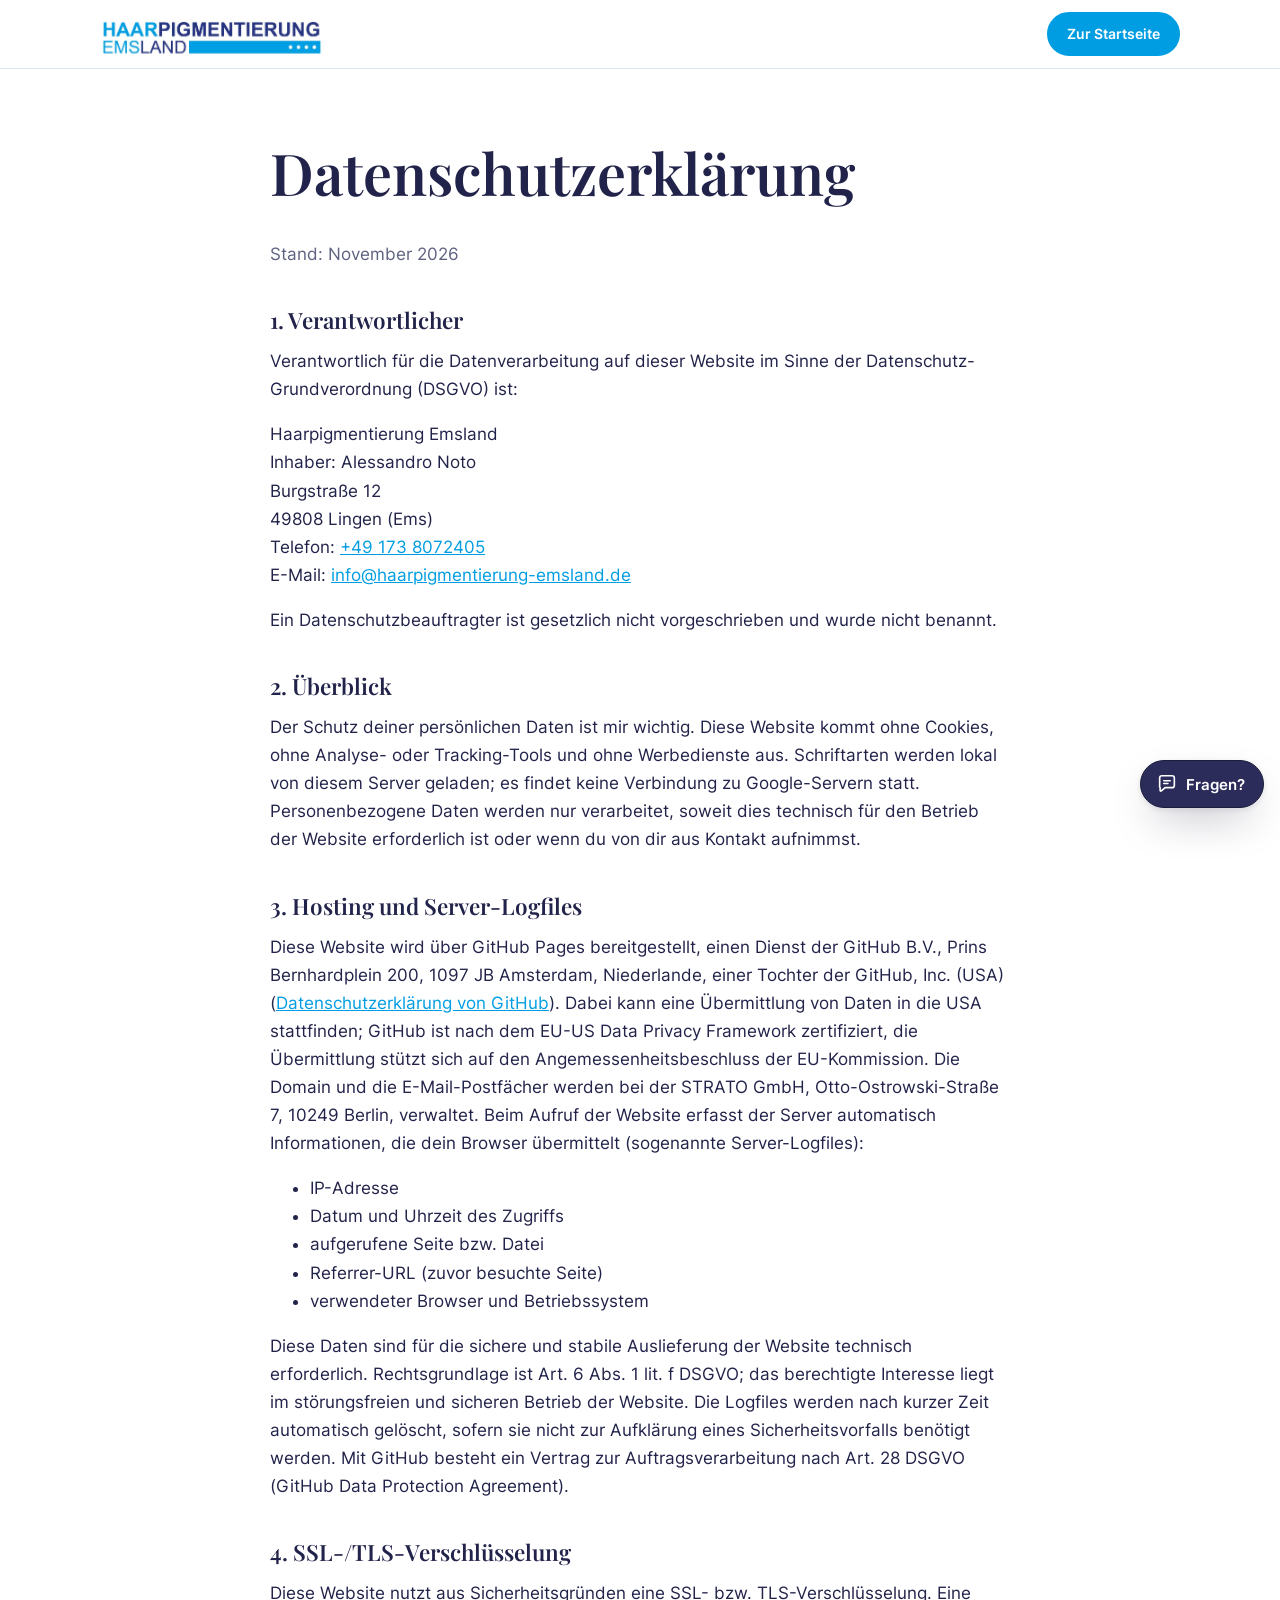
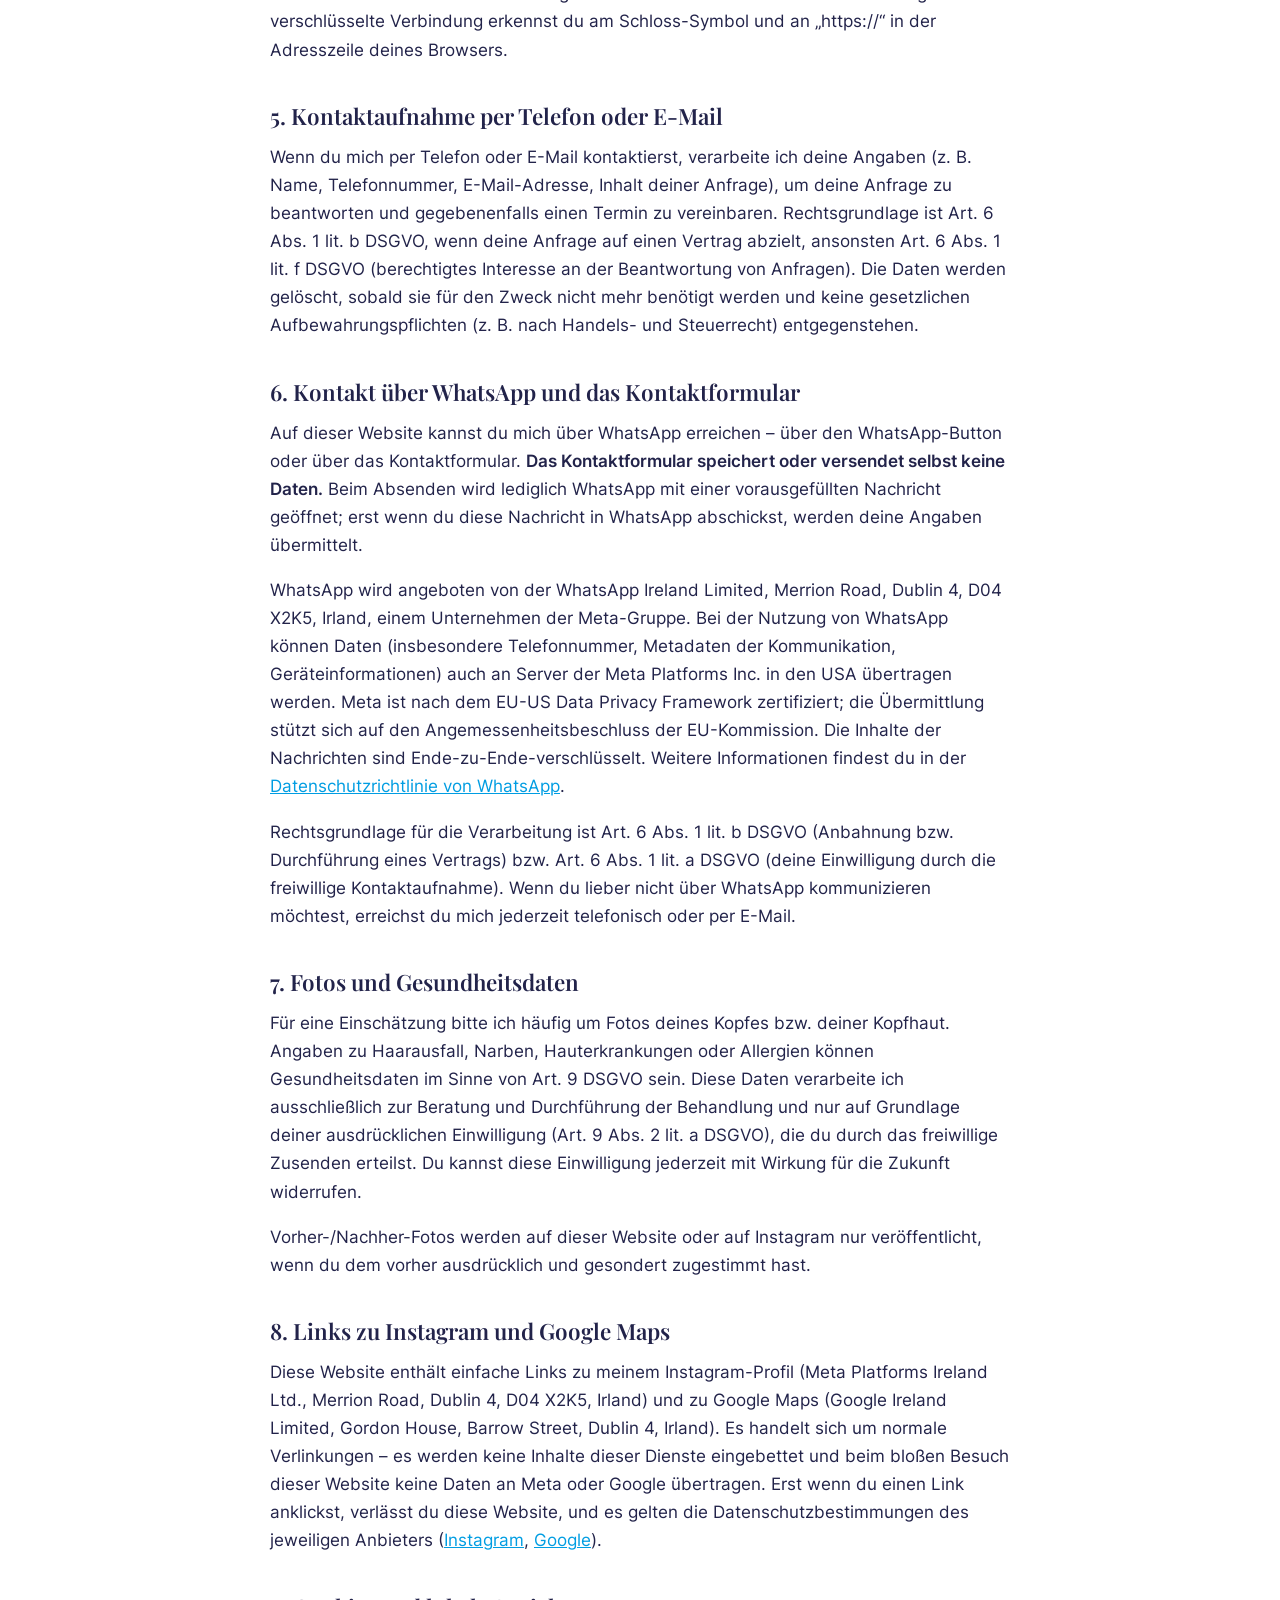
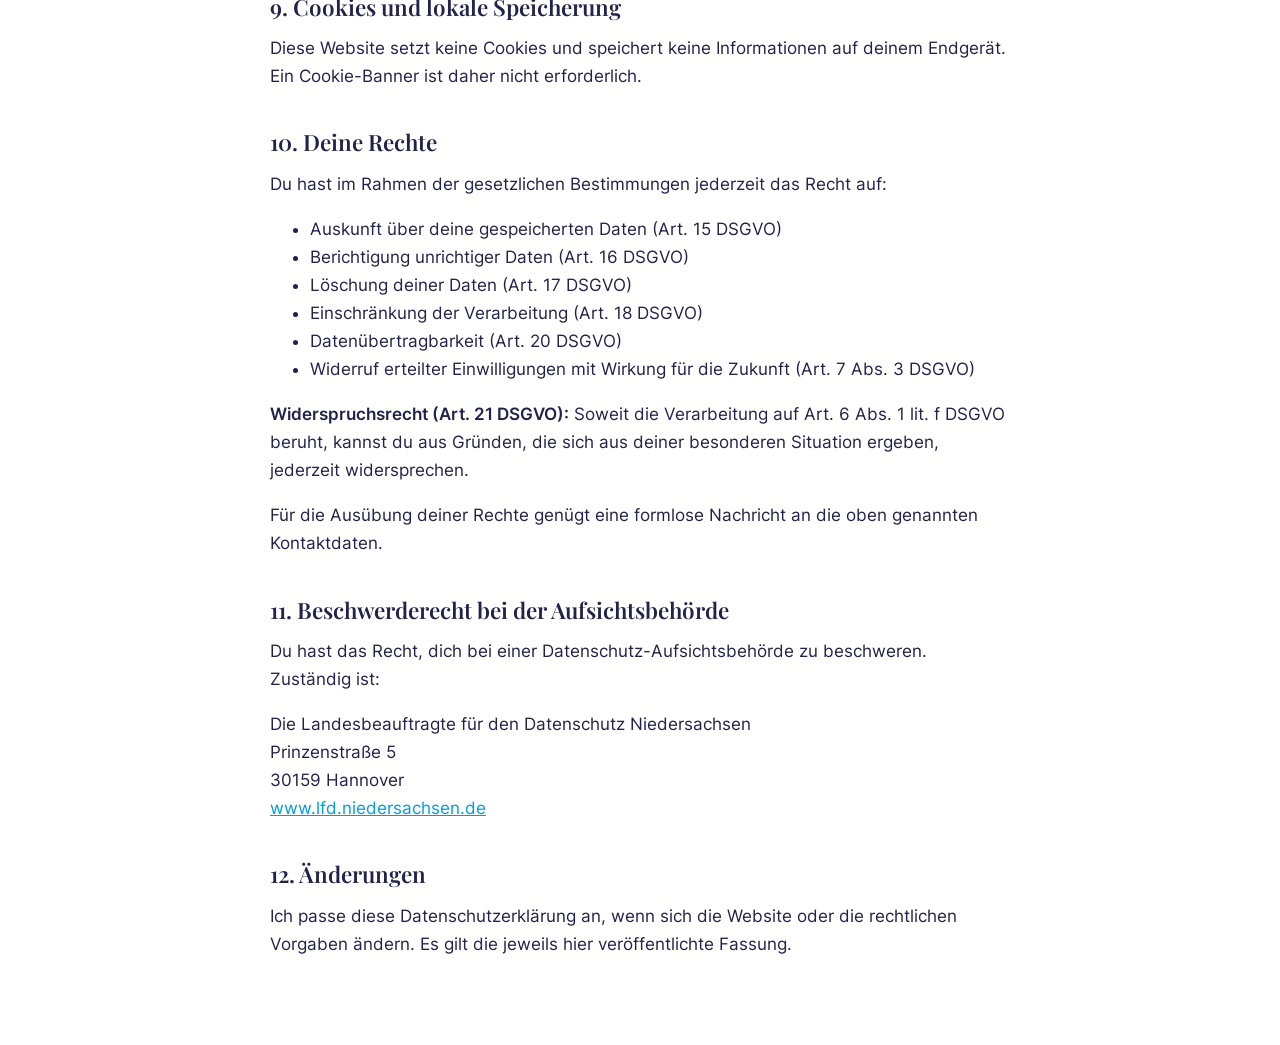
<file: datenschutz.html>
<!doctype html>
<html lang="de">
<head>
  <meta charset="utf-8">
  <meta name="viewport" content="width=device-width, initial-scale=1">
  <meta name="robots" content="noindex">
  <title>Datenschutzerklärung – Haarpigmentierung Emsland</title>
  <link rel="stylesheet" href="assets/styles.css">
</head>
<body>
  <header class="site-header"><div class="container nav"><a href="index.html" class="logo" aria-label="Haarpigmentierung Emsland – Startseite"><img src="assets/img/logo.png" alt="Haarpigmentierung Emsland" width="986" height="178"></a><a href="index.html" class="btn btn-small">Zur Startseite</a></div></header>
  <main class="legal">
    <div class="container narrow">
      <h1>Datenschutzerklärung</h1>
      <p class="muted">Stand: November 2026</p>

      <h2>1. Verantwortlicher</h2>
      <p>Verantwortlich für die Datenverarbeitung auf dieser Website im Sinne der Datenschutz-Grundverordnung (DSGVO) ist:</p>
      <p>Haarpigmentierung Emsland<br>Inhaber: Alessandro Noto<br>Burgstraße 12<br>49808 Lingen (Ems)<br>Telefon: <a href="tel:+491738072405">+49 173 8072405</a><br>E-Mail: <a href="mailto:info@haarpigmentierung-emsland.de">info@haarpigmentierung-emsland.de</a></p>
      <p>Ein Datenschutzbeauftragter ist gesetzlich nicht vorgeschrieben und wurde nicht benannt.</p>

      <h2>2. Überblick</h2>
      <p>Der Schutz deiner persönlichen Daten ist mir wichtig. Diese Website kommt ohne Cookies, ohne Analyse- oder Tracking-Tools und ohne Werbedienste aus. Schriftarten werden lokal von diesem Server geladen; es findet keine Verbindung zu Google-Servern statt. Personenbezogene Daten werden nur verarbeitet, soweit dies technisch für den Betrieb der Website erforderlich ist oder wenn du von dir aus Kontakt aufnimmst.</p>

      <h2>3. Hosting und Server-Logfiles</h2>
      <p>Diese Website wird über GitHub Pages bereitgestellt, einen Dienst der GitHub B.V., Prins Bernhardplein 200, 1097 JB Amsterdam, Niederlande, einer Tochter der GitHub, Inc. (USA) (<a href="https://docs.github.com/de/site-policy/privacy-policies/github-general-privacy-statement" target="_blank" rel="noopener">Datenschutzerklärung von GitHub</a>). Dabei kann eine Übermittlung von Daten in die USA stattfinden; GitHub ist nach dem EU-US Data Privacy Framework zertifiziert, die Übermittlung stützt sich auf den Angemessenheitsbeschluss der EU-Kommission. Die Domain und die E-Mail-Postfächer werden bei der STRATO GmbH, Otto-Ostrowski-Straße 7, 10249 Berlin, verwaltet. Beim Aufruf der Website erfasst der Server automatisch Informationen, die dein Browser übermittelt (sogenannte Server-Logfiles):</p>
      <ul>
        <li>IP-Adresse</li>
        <li>Datum und Uhrzeit des Zugriffs</li>
        <li>aufgerufene Seite bzw. Datei</li>
        <li>Referrer-URL (zuvor besuchte Seite)</li>
        <li>verwendeter Browser und Betriebssystem</li>
      </ul>
      <p>Diese Daten sind für die sichere und stabile Auslieferung der Website technisch erforderlich. Rechtsgrundlage ist Art. 6 Abs. 1 lit. f DSGVO; das berechtigte Interesse liegt im störungsfreien und sicheren Betrieb der Website. Die Logfiles werden nach kurzer Zeit automatisch gelöscht, sofern sie nicht zur Aufklärung eines Sicherheitsvorfalls benötigt werden. Mit GitHub besteht ein Vertrag zur Auftragsverarbeitung nach Art. 28 DSGVO (GitHub Data Protection Agreement).</p>

      <h2>4. SSL-/TLS-Verschlüsselung</h2>
      <p>Diese Website nutzt aus Sicherheitsgründen eine SSL- bzw. TLS-Verschlüsselung. Eine verschlüsselte Verbindung erkennst du am Schloss-Symbol und an „https://“ in der Adresszeile deines Browsers.</p>

      <h2>5. Kontaktaufnahme per Telefon oder E-Mail</h2>
      <p>Wenn du mich per Telefon oder E-Mail kontaktierst, verarbeite ich deine Angaben (z. B. Name, Telefonnummer, E-Mail-Adresse, Inhalt deiner Anfrage), um deine Anfrage zu beantworten und gegebenenfalls einen Termin zu vereinbaren. Rechtsgrundlage ist Art. 6 Abs. 1 lit. b DSGVO, wenn deine Anfrage auf einen Vertrag abzielt, ansonsten Art. 6 Abs. 1 lit. f DSGVO (berechtigtes Interesse an der Beantwortung von Anfragen). Die Daten werden gelöscht, sobald sie für den Zweck nicht mehr benötigt werden und keine gesetzlichen Aufbewahrungspflichten (z. B. nach Handels- und Steuerrecht) entgegenstehen.</p>

      <h2>6. Kontakt über WhatsApp und das Kontaktformular</h2>
      <p>Auf dieser Website kannst du mich über WhatsApp erreichen – über den WhatsApp-Button oder über das Kontaktformular. <strong>Das Kontaktformular speichert oder versendet selbst keine Daten.</strong> Beim Absenden wird lediglich WhatsApp mit einer vorausgefüllten Nachricht geöffnet; erst wenn du diese Nachricht in WhatsApp abschickst, werden deine Angaben übermittelt.</p>
      <p>WhatsApp wird angeboten von der WhatsApp Ireland Limited, Merrion Road, Dublin 4, D04 X2K5, Irland, einem Unternehmen der Meta-Gruppe. Bei der Nutzung von WhatsApp können Daten (insbesondere Telefonnummer, Metadaten der Kommunikation, Geräteinformationen) auch an Server der Meta Platforms Inc. in den USA übertragen werden. Meta ist nach dem EU-US Data Privacy Framework zertifiziert; die Übermittlung stützt sich auf den Angemessenheitsbeschluss der EU-Kommission. Die Inhalte der Nachrichten sind Ende-zu-Ende-verschlüsselt. Weitere Informationen findest du in der <a href="https://www.whatsapp.com/legal/privacy-policy-eea" target="_blank" rel="noopener">Datenschutzrichtlinie von WhatsApp</a>.</p>
      <p>Rechtsgrundlage für die Verarbeitung ist Art. 6 Abs. 1 lit. b DSGVO (Anbahnung bzw. Durchführung eines Vertrags) bzw. Art. 6 Abs. 1 lit. a DSGVO (deine Einwilligung durch die freiwillige Kontaktaufnahme). Wenn du lieber nicht über WhatsApp kommunizieren möchtest, erreichst du mich jederzeit telefonisch oder per E-Mail.</p>

      <h2>7. Fotos und Gesundheitsdaten</h2>
      <p>Für eine Einschätzung bitte ich häufig um Fotos deines Kopfes bzw. deiner Kopfhaut. Angaben zu Haarausfall, Narben, Hauterkrankungen oder Allergien können Gesundheitsdaten im Sinne von Art. 9 DSGVO sein. Diese Daten verarbeite ich ausschließlich zur Beratung und Durchführung der Behandlung und nur auf Grundlage deiner ausdrücklichen Einwilligung (Art. 9 Abs. 2 lit. a DSGVO), die du durch das freiwillige Zusenden erteilst. Du kannst diese Einwilligung jederzeit mit Wirkung für die Zukunft widerrufen.</p>
      <p>Vorher-/Nachher-Fotos werden auf dieser Website oder auf Instagram nur veröffentlicht, wenn du dem vorher ausdrücklich und gesondert zugestimmt hast.</p>

      <h2>8. Links zu Instagram und Google Maps</h2>
      <p>Diese Website enthält einfache Links zu meinem Instagram-Profil (Meta Platforms Ireland Ltd., Merrion Road, Dublin 4, D04 X2K5, Irland) und zu Google Maps (Google Ireland Limited, Gordon House, Barrow Street, Dublin 4, Irland). Es handelt sich um normale Verlinkungen – es werden keine Inhalte dieser Dienste eingebettet und beim bloßen Besuch dieser Website keine Daten an Meta oder Google übertragen. Erst wenn du einen Link anklickst, verlässt du diese Website, und es gelten die Datenschutzbestimmungen des jeweiligen Anbieters (<a href="https://privacycenter.instagram.com/policy" target="_blank" rel="noopener">Instagram</a>, <a href="https://policies.google.com/privacy" target="_blank" rel="noopener">Google</a>).</p>

      <h2>9. Cookies und lokale Speicherung</h2>
      <p>Diese Website setzt keine Cookies und speichert keine Informationen auf deinem Endgerät. Ein Cookie-Banner ist daher nicht erforderlich.</p>

      <h2>10. Deine Rechte</h2>
      <p>Du hast im Rahmen der gesetzlichen Bestimmungen jederzeit das Recht auf:</p>
      <ul>
        <li>Auskunft über deine gespeicherten Daten (Art. 15 DSGVO)</li>
        <li>Berichtigung unrichtiger Daten (Art. 16 DSGVO)</li>
        <li>Löschung deiner Daten (Art. 17 DSGVO)</li>
        <li>Einschränkung der Verarbeitung (Art. 18 DSGVO)</li>
        <li>Datenübertragbarkeit (Art. 20 DSGVO)</li>
        <li>Widerruf erteilter Einwilligungen mit Wirkung für die Zukunft (Art. 7 Abs. 3 DSGVO)</li>
      </ul>
      <p><strong>Widerspruchsrecht (Art. 21 DSGVO):</strong> Soweit die Verarbeitung auf Art. 6 Abs. 1 lit. f DSGVO beruht, kannst du aus Gründen, die sich aus deiner besonderen Situation ergeben, jederzeit widersprechen.</p>
      <p>Für die Ausübung deiner Rechte genügt eine formlose Nachricht an die oben genannten Kontaktdaten.</p>

      <h2>11. Beschwerderecht bei der Aufsichtsbehörde</h2>
      <p>Du hast das Recht, dich bei einer Datenschutz-Aufsichtsbehörde zu beschweren. Zuständig ist:</p>
      <p>Die Landesbeauftragte für den Datenschutz Niedersachsen<br>Prinzenstraße 5<br>30159 Hannover<br><a href="https://www.lfd.niedersachsen.de" target="_blank" rel="noopener">www.lfd.niedersachsen.de</a></p>

      <h2>12. Änderungen</h2>
      <p>Ich passe diese Datenschutzerklärung an, wenn sich die Website oder die rechtlichen Vorgaben ändern. Es gilt die jeweils hier veröffentlichte Fassung.</p>
    </div>
  </main>
<script src="assets/chatbot.js?v=2" defer></script>
</body>
</html>
</file>
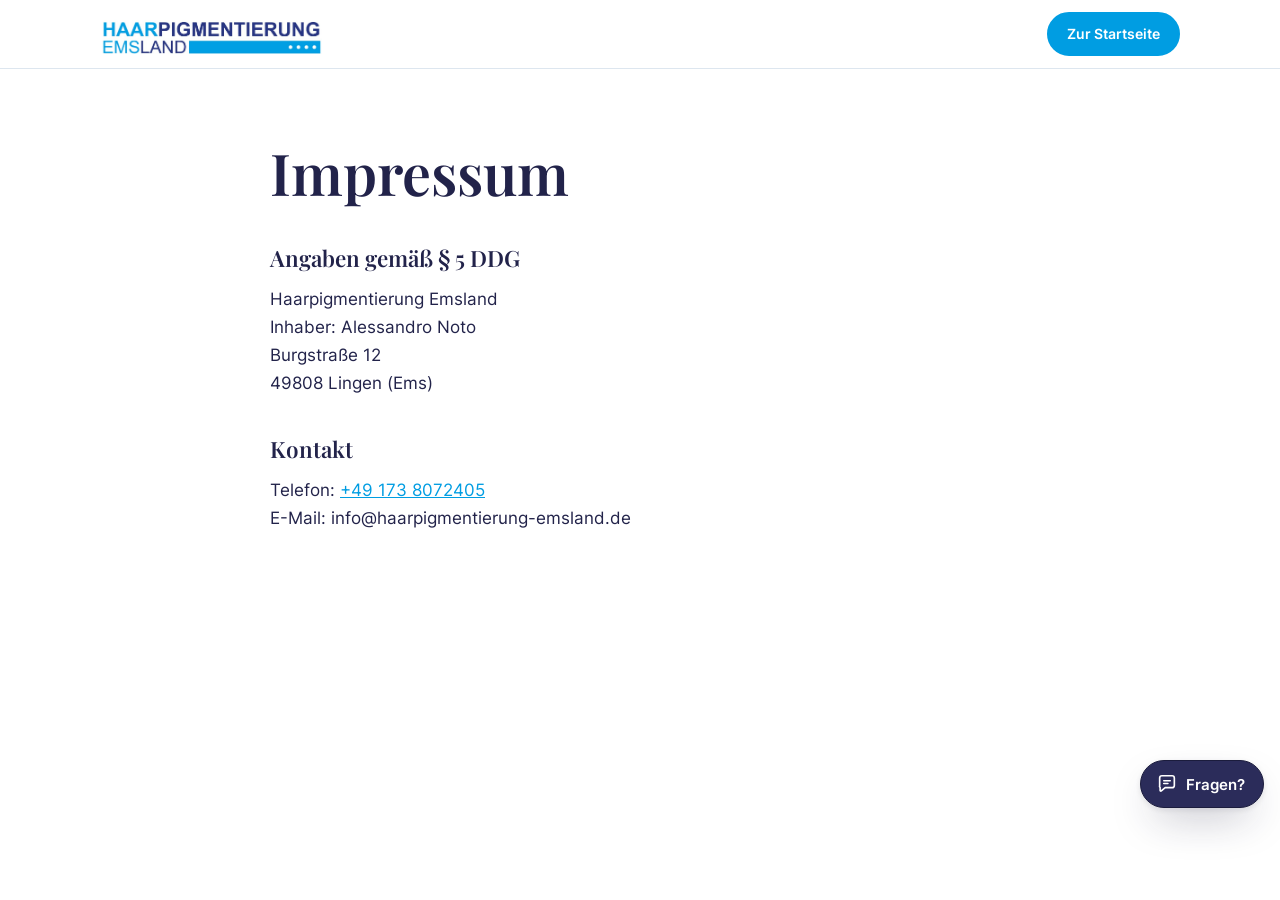
<file: impressum.html>
<!doctype html>
<html lang="de">
<head>
  <meta charset="utf-8">
  <meta name="viewport" content="width=device-width, initial-scale=1">
  <meta name="robots" content="noindex">
  <title>Impressum – Haarpigmentierung Emsland</title>
  <link rel="stylesheet" href="assets/styles.css">
</head>
<body>
  <header class="site-header"><div class="container nav"><a href="index.html" class="logo" aria-label="Haarpigmentierung Emsland – Startseite"><img src="assets/img/logo.png" alt="Haarpigmentierung Emsland" width="986" height="178"></a><a href="index.html" class="btn btn-small">Zur Startseite</a></div></header>
  <main class="legal">
    <div class="container narrow">
      <h1>Impressum</h1>
      <h2>Angaben gemäß § 5 DDG</h2>
      <p>Haarpigmentierung Emsland<br>Inhaber: Alessandro Noto<br>Burgstraße 12<br>49808 Lingen (Ems)</p>
      <h2>Kontakt</h2>
      <p>Telefon: <a href="tel:+491738072405">+49 173 8072405</a><br>E-Mail: info@haarpigmentierung-emsland.de</p>
      <!-- Falls eine USt-IdNr. vorhanden ist, hier ergänzen:
      <h2>Umsatzsteuer-ID</h2>
      <p>Umsatzsteuer-Identifikationsnummer gemäß § 27a UStG: DE…</p> -->
    </div>
  </main>
<script src="assets/chatbot.js?v=2" defer></script>
</body>
</html>
</file>
<file: assets/styles.css>
/* Schriften lokal eingebunden (keine Verbindung zu Google) */
@font-face { font-family: "Inter"; font-style: normal; font-weight: 400; font-display: swap; src: url("fonts/inter-latin-400-normal.woff2") format("woff2"); unicode-range: U+0000-00FF, U+0131, U+0152-0153, U+02BB-02BC, U+02C6, U+02DA, U+02DC, U+0304, U+0308, U+0329, U+2000-206F, U+20AC, U+2122, U+2191, U+2193, U+2212, U+2215, U+FEFF, U+FFFD; }
@font-face { font-family: "Inter"; font-style: normal; font-weight: 400; font-display: swap; src: url("fonts/inter-latin-ext-400-normal.woff2") format("woff2"); unicode-range: U+0100-02BA, U+02BD-02C5, U+02C7-02CC, U+02CE-02D7, U+02DD-02FF, U+0304, U+0308, U+0329, U+1D00-1DBF, U+1E00-1E9F, U+1EF2-1EFF, U+2020, U+20A0-20AB, U+20AD-20C0, U+2113, U+2C60-2C7F, U+A720-A7FF; }
@font-face { font-family: "Inter"; font-style: normal; font-weight: 500; font-display: swap; src: url("fonts/inter-latin-500-normal.woff2") format("woff2"); unicode-range: U+0000-00FF, U+0131, U+0152-0153, U+02BB-02BC, U+02C6, U+02DA, U+02DC, U+0304, U+0308, U+0329, U+2000-206F, U+20AC, U+2122, U+2191, U+2193, U+2212, U+2215, U+FEFF, U+FFFD; }
@font-face { font-family: "Inter"; font-style: normal; font-weight: 500; font-display: swap; src: url("fonts/inter-latin-ext-500-normal.woff2") format("woff2"); unicode-range: U+0100-02BA, U+02BD-02C5, U+02C7-02CC, U+02CE-02D7, U+02DD-02FF, U+0304, U+0308, U+0329, U+1D00-1DBF, U+1E00-1E9F, U+1EF2-1EFF, U+2020, U+20A0-20AB, U+20AD-20C0, U+2113, U+2C60-2C7F, U+A720-A7FF; }
@font-face { font-family: "Inter"; font-style: normal; font-weight: 600; font-display: swap; src: url("fonts/inter-latin-600-normal.woff2") format("woff2"); unicode-range: U+0000-00FF, U+0131, U+0152-0153, U+02BB-02BC, U+02C6, U+02DA, U+02DC, U+0304, U+0308, U+0329, U+2000-206F, U+20AC, U+2122, U+2191, U+2193, U+2212, U+2215, U+FEFF, U+FFFD; }
@font-face { font-family: "Inter"; font-style: normal; font-weight: 600; font-display: swap; src: url("fonts/inter-latin-ext-600-normal.woff2") format("woff2"); unicode-range: U+0100-02BA, U+02BD-02C5, U+02C7-02CC, U+02CE-02D7, U+02DD-02FF, U+0304, U+0308, U+0329, U+1D00-1DBF, U+1E00-1E9F, U+1EF2-1EFF, U+2020, U+20A0-20AB, U+20AD-20C0, U+2113, U+2C60-2C7F, U+A720-A7FF; }
@font-face { font-family: "Playfair Display"; font-style: normal; font-weight: 500; font-display: swap; src: url("fonts/playfair-display-latin-500-normal.woff2") format("woff2"); unicode-range: U+0000-00FF, U+0131, U+0152-0153, U+02BB-02BC, U+02C6, U+02DA, U+02DC, U+0304, U+0308, U+0329, U+2000-206F, U+20AC, U+2122, U+2191, U+2193, U+2212, U+2215, U+FEFF, U+FFFD; }
@font-face { font-family: "Playfair Display"; font-style: normal; font-weight: 500; font-display: swap; src: url("fonts/playfair-display-latin-ext-500-normal.woff2") format("woff2"); unicode-range: U+0100-02BA, U+02BD-02C5, U+02C7-02CC, U+02CE-02D7, U+02DD-02FF, U+0304, U+0308, U+0329, U+1D00-1DBF, U+1E00-1E9F, U+1EF2-1EFF, U+2020, U+20A0-20AB, U+20AD-20C0, U+2113, U+2C60-2C7F, U+A720-A7FF; }
@font-face { font-family: "Playfair Display"; font-style: normal; font-weight: 600; font-display: swap; src: url("fonts/playfair-display-latin-600-normal.woff2") format("woff2"); unicode-range: U+0000-00FF, U+0131, U+0152-0153, U+02BB-02BC, U+02C6, U+02DA, U+02DC, U+0304, U+0308, U+0329, U+2000-206F, U+20AC, U+2122, U+2191, U+2193, U+2212, U+2215, U+FEFF, U+FFFD; }
@font-face { font-family: "Playfair Display"; font-style: normal; font-weight: 600; font-display: swap; src: url("fonts/playfair-display-latin-ext-600-normal.woff2") format("woff2"); unicode-range: U+0100-02BA, U+02BD-02C5, U+02C7-02CC, U+02CE-02D7, U+02DD-02FF, U+0304, U+0308, U+0329, U+1D00-1DBF, U+1E00-1E9F, U+1EF2-1EFF, U+2020, U+20A0-20AB, U+20AD-20C0, U+2113, U+2C60-2C7F, U+A720-A7FF; }
@font-face { font-family: "Noto Sans Arabic"; font-style: normal; font-weight: 400; font-display: swap; src: url("fonts/noto-sans-arabic-arabic-400-normal.woff2") format("woff2"); unicode-range: U+0600-06FF, U+0750-077F, U+0870-088E, U+0890-0891, U+0897-08E1, U+08E3-08FF, U+200C-200E, U+2010-2011, U+204F, U+2E41, U+FB50-FDFF, U+FE70-FE74, U+FE76-FEFC, U+102E0-102FB, U+10E60-10E7E, U+10EC2-10EC4, U+10EFC-10EFF, U+1EE00-1EEF1; }
@font-face { font-family: "Noto Sans Arabic"; font-style: normal; font-weight: 600; font-display: swap; src: url("fonts/noto-sans-arabic-arabic-600-normal.woff2") format("woff2"); unicode-range: U+0600-06FF, U+0750-077F, U+0870-088E, U+0890-0891, U+0897-08E1, U+08E3-08FF, U+200C-200E, U+2010-2011, U+204F, U+2E41, U+FB50-FDFF, U+FE70-FE74, U+FE76-FEFC, U+102E0-102FB, U+10E60-10E7E, U+10EC2-10EC4, U+10EFC-10EFF, U+1EE00-1EEF1; }
@font-face { font-family: "Noto Kufi Arabic"; font-style: normal; font-weight: 600; font-display: swap; src: url("fonts/noto-kufi-arabic-arabic-600-normal.woff2") format("woff2"); unicode-range: U+0600-06FF, U+0750-077F, U+0870-088E, U+0890-0891, U+0897-08E1, U+08E3-08FF, U+200C-200E, U+2010-2011, U+204F, U+2E41, U+FB50-FDFF, U+FE70-FE74, U+FE76-FEFC, U+102E0-102FB, U+10E60-10E7E, U+10EC2-10EC4, U+10EFC-10EFF, U+1EE00-1EEF1; }

:root {
  /* Markenfarben aus dem Logo */
  --blue: #009de2;
  --navy: #2b2c5a;
  --navy-deep: #1b1c3d;

  --bg: #ffffff;
  --bg-alt: #f2f7fb;
  --card: #ffffff;
  --text: #22234a;
  --muted: #5e6280;
  --accent: var(--blue);
  --accent-dark: #0083bd;
  --border: #dde6ef;
  --radius: 14px;
  --max: 1120px;
}

* { box-sizing: border-box; }
html { scroll-behavior: smooth; scroll-padding-top: 72px; }
body {
  margin: 0;
  background: var(--bg);
  color: var(--text);
  font: 400 17px/1.65 "Inter", "Noto Sans Arabic", system-ui, sans-serif;
  -webkit-font-smoothing: antialiased;
}
img { max-width: 100%; height: auto; display: block; border-radius: var(--radius); }
a { color: var(--accent); }
h1, h2, h3 { font-family: "Playfair Display", "Noto Kufi Arabic", Georgia, serif; font-weight: 600; line-height: 1.15; margin: 0 0 .6em; }
h1 { font-size: clamp(2.3rem, 5vw, 3.6rem); }
h2 { font-size: clamp(1.8rem, 4vw, 2.6rem); }
h3 { font-size: 1.25rem; }
p { margin: 0 0 1em; }

.container { width: 100%; max-width: var(--max); margin: 0 auto; padding: 0 20px; }
.narrow { max-width: 780px; }
.section { padding: 96px 0; }
.section-alt { background: var(--bg-alt); }
.eyebrow { text-transform: uppercase; letter-spacing: .16em; font-size: .78rem; font-weight: 600; color: var(--accent); margin-bottom: .8em; }
.muted { color: var(--muted); }
.lead { font-size: 1.15rem; color: var(--muted); max-width: 620px; }

/* Buttons */
.btn {
  display: inline-block; background: var(--accent); color: #fff; text-decoration: none;
  font-weight: 600; padding: 14px 26px; border-radius: 999px; border: 2px solid var(--accent);
  cursor: pointer; font-size: 1rem; transition: background .2s, transform .2s;
}
.btn:hover { background: var(--accent-dark); border-color: var(--accent-dark); transform: translateY(-1px); }
.btn-ghost { background: transparent; color: var(--text); border-color: var(--border); }
.btn-ghost:hover { background: var(--card); border-color: var(--accent); }
.btn-small { padding: 8px 18px; font-size: .9rem; }

/* Header */
.site-header {
  position: sticky; top: 0; z-index: 50;
  background: rgba(255,255,255,.92); backdrop-filter: blur(10px);
  border-bottom: 1px solid var(--border);
}
.nav { display: flex; align-items: center; justify-content: space-between; height: 68px; }
.logo { display: block; line-height: 0; }
.logo img { height: 40px; width: auto; border-radius: 0; }
.nav-links { display: flex; align-items: center; gap: 26px; }
.nav-links a:not(.btn) { color: var(--text); text-decoration: none; font-size: .95rem; opacity: .85; }
.nav-links a:not(.btn):hover { opacity: 1; color: var(--accent); }
.nav-toggle { display: none; background: none; border: 0; padding: 8px; cursor: pointer; }
.nav-toggle span { display: block; width: 24px; height: 2px; background: var(--navy); margin: 5px 0; }

/* Hero */
.hero {
  min-height: min(calc(100vh - 68px), 760px); display: flex; align-items: center; padding: 80px 0;
  background:
    linear-gradient(90deg, rgba(27,28,61,.97) 35%, rgba(27,28,61,.7)),
    radial-gradient(circle at 80% 40%, #0a6fa8 0%, transparent 60%),
    var(--navy-deep);
  color: #fff;
  /* Mit Foto: url("img/hero.jpg") center/cover hinter den Verläufen ergänzen */
}
.hero .lead, .hero .trust { color: #c9cde6; }
.hero .btn-ghost { color: #fff; border-color: rgba(255,255,255,.35); }
.hero .btn-ghost:hover { background: rgba(255,255,255,.08); border-color: var(--blue); }
.hero-cta { display: flex; flex-wrap: wrap; gap: 14px; margin: 30px 0; }
.trust { list-style: none; padding: 0; margin: 0; display: flex; flex-wrap: wrap; gap: 10px 26px; color: var(--muted); font-size: .92rem; }
.trust li::before { content: "✓"; color: var(--accent); margin-right: 8px; }

/* Cards */
.cards { display: grid; grid-template-columns: repeat(auto-fit, minmax(190px, 1fr)); gap: 20px; margin-top: 36px; }
.card, .steps li, .stat, .contact-form { box-shadow: 0 6px 24px rgba(34,35,74,.06); }
.card { background: var(--card); border: 1px solid var(--border); border-radius: var(--radius); padding: 28px; }
.card p { color: var(--muted); margin: 0; }

/* Split */
.split { display: grid; grid-template-columns: 1fr 1fr; gap: 56px; align-items: center; }
.feature-list { list-style: none; padding: 0; margin: 24px 0 0; }
.feature-list li { padding: 12px 0 12px 30px; border-bottom: 1px solid var(--border); position: relative; color: var(--muted); }
.feature-list li strong { color: var(--text); }
.feature-list li::before { content: ""; position: absolute; left: 0; top: 21px; width: 12px; height: 12px; border-radius: 50%; background: var(--accent); }
.stat-grid { display: grid; grid-template-columns: 1fr 1fr; gap: 16px; }
.stat { background: var(--card); border: 1px solid var(--border); border-radius: var(--radius); padding: 28px 22px; color: var(--muted); font-size: .95rem; }
.stat span { display: block; font-family: "Playfair Display", serif; font-size: 2.3rem; color: var(--accent); line-height: 1.1; margin-bottom: 6px; }

/* Steps */
.steps { list-style: none; counter-reset: step; padding: 0; margin: 36px 0 0; display: grid; grid-template-columns: repeat(auto-fit, minmax(230px, 1fr)); gap: 20px; }
.steps li { counter-increment: step; background: var(--card); border: 1px solid var(--border); border-radius: var(--radius); padding: 28px; }
.steps li::before { content: "0" counter(step); display: block; font-family: "Playfair Display", serif; font-size: 2rem; color: var(--accent); margin-bottom: 10px; }
.steps p { color: var(--muted); margin: 0; }

/* Gallery / Platzhalter */
.gallery { display: grid; grid-template-columns: repeat(auto-fill, minmax(230px, 1fr)); gap: 20px; margin-top: 20px; }
.gallery img { aspect-ratio: 4/5; object-fit: cover; width: 100%; }
.ph {
  aspect-ratio: 4/5; border: 1px dashed #b9c7d6; border-radius: var(--radius);
  display: grid; place-items: center; color: #8a93a8; font-size: .9rem; background: #e9f0f6;
}
.ph-portrait { aspect-ratio: 4/5; }

/* FAQ */
details { border-bottom: 1px solid var(--border); padding: 18px 0; }
summary { cursor: pointer; font-weight: 600; font-size: 1.05rem; list-style: none; display: flex; justify-content: space-between; gap: 20px; }
summary::-webkit-details-marker { display: none; }
summary::after { content: "+"; color: var(--accent); font-size: 1.4rem; line-height: 1; transition: transform .2s; }
details[open] summary::after { transform: rotate(45deg); }
details p { color: var(--muted); margin: 12px 0 0; }

/* Kontakt */
.contact { background: linear-gradient(180deg, var(--bg) 0%, #e3f2fb 100%); }
.contact-list { list-style: none; padding: 0; margin: 24px 0 0; }
.contact-list li { padding: 8px 0; color: var(--muted); }
.contact-list strong { color: var(--text); }
.contact-form { background: var(--card); border: 1px solid var(--border); border-radius: var(--radius); padding: 30px; display: grid; gap: 16px; }
.contact-form label { display: grid; gap: 6px; font-size: .9rem; color: var(--muted); }
.contact-form input, .contact-form select, .contact-form textarea {
  background: var(--bg-alt); border: 1px solid var(--border); border-radius: 10px; color: var(--text);
  padding: 12px 14px; font: inherit;
}
.contact-form input:focus, .contact-form select:focus, .contact-form textarea:focus { outline: 2px solid var(--accent); border-color: transparent; }
.contact-form .check { display: flex; gap: 10px; align-items: flex-start; font-size: .85rem; }
.contact-form .check input { margin-top: 4px; }
.form-note { font-size: .8rem; color: var(--muted); margin: 0; text-align: center; }

/* Footer */
.site-footer { background: var(--navy-deep); padding: 30px 0; color: #c9cde6; font-size: .9rem; }
.footer-inner { display: flex; justify-content: space-between; flex-wrap: wrap; gap: 14px; }
.footer-inner p { margin: 0; }
.footer-inner nav { display: flex; gap: 20px; }
.footer-inner a { color: #c9cde6; text-decoration: none; }
.footer-inner a:hover { color: var(--accent); }

/* WhatsApp-Button */
.wa-float {
  position: fixed; right: 20px; bottom: 20px; z-index: 60; width: 58px; height: 58px; border-radius: 50%;
  background: #25d366; color: #fff; display: grid; place-items: center; box-shadow: 0 8px 24px rgba(0,0,0,.4);
  transition: transform .2s;
}
.wa-float:hover { transform: scale(1.07); }

/* Unterseiten */
.legal { padding: 70px 0; }
.legal h2 { font-size: 1.4rem; margin-top: 1.8em; }

/* Mobile */
@media (max-width: 860px) {
  .section { padding: 70px 0; }
  .split { grid-template-columns: 1fr; gap: 36px; }
  .nav-toggle { display: block; }
  .nav-links {
    position: absolute; top: 68px; left: 0; right: 0; flex-direction: column; align-items: flex-start;
    background: var(--bg); border-bottom: 1px solid var(--border); padding: 20px; gap: 18px; display: none;
  }
  .nav-links.open { display: flex; }
  .hero { min-height: auto; padding: 70px 0 80px; }
}

/* Hero mit Bild */
.hero-grid { display: grid; grid-template-columns: 1.15fr .85fr; gap: 56px; align-items: center; }
.hero-img { margin: 0; position: relative; }
.hero-img img { aspect-ratio: 1; object-fit: cover; width: 100%; box-shadow: 0 30px 60px rgba(0,0,0,.45); }
.hero-img figcaption { position: absolute; left: 16px; bottom: 16px; background: rgba(27,28,61,.85); color: #fff; font-size: .85rem; padding: 6px 12px; border-radius: 999px; }
.price-badge { display: inline-block; background: #fff; color: var(--navy); font-weight: 600; padding: 6px 16px; border-radius: 999px; margin: 0 0 18px; font-size: 1rem; }

/* Galerie */
.gallery figure { margin: 0; }
.gallery img { aspect-ratio: 1; }
.gallery figcaption { font-size: .9rem; color: var(--muted); margin-top: 10px; }
.ig-tile { aspect-ratio: 1; border-radius: var(--radius); background: linear-gradient(135deg, var(--navy) 0%, var(--blue) 100%); color: #fff; text-decoration: none; display: flex; flex-direction: column; justify-content: center; gap: 10px; padding: 32px; transition: transform .2s; }
.ig-tile:hover { transform: translateY(-3px); }
.ig-tile strong { font-family: "Playfair Display", serif; font-size: 1.6rem; line-height: 1.2; }
.ig-handle { opacity: .8; font-size: .9rem; }
.about-img { margin: 0; }
.about-img img { aspect-ratio: 1; object-fit: cover; width: 100%; }

@media (max-width: 860px) {
  .hero-grid { grid-template-columns: 1fr; gap: 36px; }
  .logo img { height: 28px; }
}

/* Vorher / Nachher */
.ba-list { display: grid; grid-template-columns: 1fr 1fr; gap: 28px; margin: 30px 0 40px; }
.ba { background: var(--card); border: 1px solid var(--border); border-radius: var(--radius); padding: 14px 14px 22px; box-shadow: 0 6px 24px rgba(34,35,74,.06); }
.ba-imgs { display: grid; grid-template-columns: 1fr 1fr; gap: 6px; margin-bottom: 16px; }
.ba-imgs figure { margin: 0; position: relative; }
.ba-imgs img { aspect-ratio: 1; object-fit: cover; width: 100%; border-radius: 10px; }
.ba h3, .ba p { margin-left: 8px; margin-right: 8px; }
.ba p { margin-bottom: 0; }
.tag { position: absolute; left: 8px; bottom: 8px; background: rgba(27,28,61,.85); color: #fff; font-size: .75rem; font-weight: 600; letter-spacing: .06em; text-transform: uppercase; padding: 4px 10px; border-radius: 999px; }
.tag-after { background: var(--blue); }
@media (max-width: 860px) { .ba-list { grid-template-columns: 1fr; } }

.sub { margin-top: 10px; }

.ba-3 { grid-template-columns: 1fr 1fr 1fr; }
.process-strip { display: grid; grid-template-columns: repeat(3, 1fr); gap: 20px; margin-top: 28px; }
.process-strip figure { margin: 0; }
.process-strip img { aspect-ratio: 1; object-fit: cover; width: 100%; }
.process-strip figcaption { font-size: .92rem; color: var(--muted); margin-top: 10px; }
.process-strip strong { color: var(--text); }
@media (max-width: 860px) { .process-strip { grid-template-columns: 1fr; } }
.ig-card { aspect-ratio: auto; min-height: 100%; }
.gallery-4 { grid-template-columns: repeat(4, minmax(0, 1fr)); margin-top: 0; }
.gallery-4 .ig-tile { padding: 24px; }
.gallery-4 .ig-tile strong { font-size: 1.35rem; }
@media (max-width: 860px) { .gallery-4 { grid-template-columns: repeat(2, minmax(0, 1fr)); } }
.ba-wide { grid-column: 1 / -1; }
.ba-wide .ba-imgs { gap: 10px; }
.gallery-3 { grid-template-columns: repeat(3, minmax(0, 1fr)); margin-top: 0; }
@media (max-width: 860px) { .gallery-3 { grid-template-columns: 1fr; } .ba-3 { grid-template-columns: 1fr; } }
.cards { grid-template-columns: repeat(3, minmax(0, 1fr)); }
@media (max-width: 860px) { .cards { grid-template-columns: repeat(2, minmax(0, 1fr)); } }
@media (max-width: 560px) { .cards { grid-template-columns: 1fr; } }
.hero-img { max-width: 360px; width: 100%; justify-self: end; }
@media (max-width: 860px) { .hero-img { max-width: 280px; justify-self: start; } }

/* ================= Sprachumschalter & Header ================= */
.nav-right { display: flex; align-items: center; gap: 22px; }
.site-header { transition: box-shadow .3s; }
.site-header.scrolled { box-shadow: 0 6px 24px rgba(34,35,74,.08); }
.lang-switch { display: flex; gap: 2px; background: var(--bg-alt); border: 1px solid var(--border); border-radius: 999px; padding: 3px; }
.lang-switch button { font: 600 .78rem/1 "Inter", "Noto Sans Arabic", sans-serif; color: var(--muted); background: none; border: 0; border-radius: 999px; padding: 7px 10px; cursor: pointer; transition: background .2s, color .2s; }
.lang-switch button:hover { color: var(--navy); }
.lang-switch button[aria-pressed="true"] { background: var(--navy); color: #fff; }
.lang-switch button:focus-visible, .btn:focus-visible, .nav-links a:focus-visible { outline: 2px solid var(--blue); outline-offset: 2px; }
@media (max-width: 1080px) { .nav-links { gap: 16px; } .nav-links a:not(.btn) { font-size: .9rem; } }
@media (max-width: 860px) {
  .nav-right { gap: 10px; }
  .lang-switch button { padding: 6px 7px; font-size: .72rem; }
}
@media (max-width: 380px) { .logo img { height: 26px; } }

/* ================= Titelbereich: Pigmentpunkte & Einstieg ================= */
.hero { position: relative; overflow: hidden; }
.hero-dots { position: absolute; inset: 0; width: 100%; height: 100%; pointer-events: none; }
.hero .container { position: relative; z-index: 1; }
@keyframes fadeUp { from { opacity: 0; transform: translateY(26px); } to { opacity: 1; transform: none; } }
@keyframes floatY { 0%, 100% { transform: translateY(0); } 50% { transform: translateY(-10px); } }
@keyframes pulse { 0% { box-shadow: 0 0 0 0 rgba(37,211,102,.55); } 70% { box-shadow: 0 0 0 16px rgba(37,211,102,0); } 100% { box-shadow: 0 0 0 0 rgba(37,211,102,0); } }
.js .hero .anim { animation: fadeUp .9s cubic-bezier(.2,.7,.2,1) both; }
.js .hero .anim:nth-child(1) { animation-delay: .05s; }
.js .hero .anim:nth-child(2) { animation-delay: .15s; }
.js .hero .anim:nth-child(3) { animation-delay: .28s; }
.js .hero .anim:nth-child(4) { animation-delay: .4s; }
.js .hero .anim:nth-child(5) { animation-delay: .5s; }
.js .hero-img.anim { animation-delay: .35s; }
.hero-img img { animation: floatY 7s ease-in-out 1.4s infinite; }

/* ================= Einblenden beim Scrollen ================= */
.js .reveal { opacity: 0; transform: translateY(28px); transition: opacity .8s cubic-bezier(.2,.7,.2,1), transform .8s cubic-bezier(.2,.7,.2,1); transition-delay: var(--d, 0ms); }
.js .reveal.in { opacity: 1; transform: none; }

/* ================= Hover-Effekte ================= */
.card, .steps li, .stat { transition: transform .35s ease, box-shadow .35s ease, border-color .35s; }
.card:hover, .steps li:hover, .stat:hover { transform: translateY(-6px); box-shadow: 0 16px 40px rgba(34,35,74,.12); border-color: rgba(0,157,226,.35); }
.card h3, .steps h3 { transition: color .3s; }
.card:hover h3, .steps li:hover h3 { color: var(--blue); }
.ba-imgs figure, .about-img { overflow: hidden; border-radius: 10px; }
.about-img { border-radius: var(--radius); }
.ba-imgs img, .about-img img { transition: transform .8s cubic-bezier(.2,.7,.2,1); }
.ba-imgs figure:hover img, .about-img:hover img { transform: scale(1.05); }
.gallery figure img { transition: transform .4s ease, box-shadow .4s ease; }
.gallery figure:hover img { transform: translateY(-6px); box-shadow: 0 18px 40px rgba(34,35,74,.18); }
.btn { transition: background .2s, transform .2s, box-shadow .2s; }
.btn:hover { box-shadow: 0 10px 24px rgba(0,157,226,.3); }
.wa-float { animation: pulse 2.6s infinite; }
details summary::after { transition: transform .25s; }
details[open] p { animation: fadeUp .4s ease both; }

/* Ergebnisse */
.ba-wide { margin-top: 30px; }
.ba-wide .ba-imgs { gap: 12px; }
.gallery-3 { margin-top: 28px; }

/* Footer-Instagram */
.ig-btn { display: inline-flex; align-items: center; gap: 8px; border: 1px solid rgba(255,255,255,.25); border-radius: 999px; padding: 6px 14px; }
.ig-btn:hover { border-color: var(--blue); }

/* ================= Arabisch (rechts nach links) ================= */
[dir="rtl"] body { font-family: "Noto Sans Arabic", "Inter", system-ui, sans-serif; }
[dir="rtl"] h1, [dir="rtl"] h2, [dir="rtl"] h3 { font-family: "Noto Kufi Arabic", "Playfair Display", serif; line-height: 1.4; }
[dir="rtl"] .eyebrow, [dir="rtl"] .tag { letter-spacing: 0; }
[dir="rtl"] .feature-list li { padding: 12px 30px 12px 0; }
[dir="rtl"] .feature-list li::before { left: auto; right: 0; }
[dir="rtl"] .trust li::before { margin-right: 0; margin-left: 8px; }
[dir="rtl"] .tag { left: auto; right: 8px; }
[dir="rtl"] .hero-img figcaption { left: auto; right: 16px; }
[dir="rtl"] .wa-float { right: auto; left: 20px; }
[dir="rtl"] .hero-img { justify-self: start; }
@media (max-width: 860px) { [dir="rtl"] .hero-img { justify-self: end; } }

@media (prefers-reduced-motion: reduce) {
  *, *::before, *::after { animation: none !important; transition: none !important; }
  .js .reveal { opacity: 1; transform: none; }
}

/* ================= Logo-Intro ================= */
.intro { position: fixed; inset: 0; z-index: 100; background: #fff; display: grid; place-content: center; justify-items: center; gap: 26px; transition: transform .7s cubic-bezier(.7,0,.2,1), opacity .7s; }
.intro.out { transform: translateY(-100%); opacity: .9; }
.intro-logo { position: relative; overflow: hidden; width: min(70vw, 420px); }
.intro-logo img { width: 100%; height: auto; border-radius: 0; clip-path: inset(0 100% 0 0); animation: logoReveal .9s cubic-bezier(.6,0,.2,1) .15s forwards; }
.intro-shine { position: absolute; inset: 0; background: linear-gradient(100deg, transparent 30%, rgba(255,255,255,.85) 50%, transparent 70%); transform: translateX(-120%); animation: shine .8s ease-in-out 1s forwards; }
.intro-dots { display: flex; gap: 10px; }
.intro-dots i { width: 8px; height: 8px; border-radius: 50%; background: var(--blue); opacity: 0; animation: dotIn .3s ease forwards; }
.intro-dots i:nth-child(1) { animation-delay: .9s; }
.intro-dots i:nth-child(2) { animation-delay: 1s; }
.intro-dots i:nth-child(3) { animation-delay: 1.1s; }
.intro-dots i:nth-child(4) { animation-delay: 1.2s; }
@keyframes logoReveal { to { clip-path: inset(0 0 0 0); } }
@keyframes shine { to { transform: translateX(120%); } }
@keyframes dotIn { from { opacity: 0; transform: scale(.3); } to { opacity: 1; transform: none; } }
[dir="rtl"] .intro-logo img { clip-path: inset(0 0 0 100%); }
html.intro-on { overflow: hidden; }
/* Titelbereich startet erst nach dem Intro */
.js .hero .anim { animation-delay: calc(var(--intro, 0s) + var(--ad, 0s)) !important; }
.js .hero .anim:nth-child(1) { --ad: .05s; } .js .hero .anim:nth-child(2) { --ad: .15s; } .js .hero .anim:nth-child(3) { --ad: .28s; }
.js .hero .anim:nth-child(4) { --ad: .4s; } .js .hero .anim:nth-child(5) { --ad: .5s; } .js .hero-img.anim { --ad: .35s; }
.js { --intro: 1.75s; }
@media (prefers-reduced-motion: reduce) { .js { --intro: 0s; } }
.logo img { animation: fadeUp .8s ease calc(var(--intro, 0s) + .1s) both; }
.about-img { max-width: 340px; width: 100%; justify-self: center; }

/* Leistungen im Titelbereich */
.hero-grid { grid-template-columns: minmax(0, 1fr) auto auto; gap: 40px; }
.hero-img { justify-self: end; max-width: 340px; }
.hero-services { align-self: center; }
.hero-services-title { font-size: .78rem; font-weight: 600; letter-spacing: .14em; text-transform: uppercase; color: var(--blue); margin: 0 0 12px; }
.hero-services ul { list-style: none; margin: 0; padding: 0; display: grid; gap: 10px; }
.hero-services li > span { display: flex; align-items: center; gap: 10px; color: #fff; text-decoration: none; background: rgba(255,255,255,.06); border: 1px solid rgba(255,255,255,.14); border-radius: 999px; padding: 9px 18px 9px 12px; font-weight: 500; font-size: .95rem; white-space: nowrap; transition: background .25s, border-color .25s, transform .25s; }
.hero-services li > span::before { content: ""; width: 8px; height: 8px; border-radius: 50%; background: var(--blue); box-shadow: 0 0 0 4px rgba(0,157,226,.2); flex: none; }
[dir="rtl"] .hero-services li > span { padding: 9px 12px 9px 18px; }
.js .hero .hero-services.anim { --ad: .3s; }
@media (max-width: 1080px) {
  .hero-grid { grid-template-columns: minmax(0, 1fr) auto; }
  .hero-services { grid-column: 1 / -1; grid-row: 2; }
  .hero-services ul { display: flex; flex-wrap: wrap; }
}
@media (max-width: 860px) {
  .hero-grid { grid-template-columns: 1fr; }
  .hero-services { grid-row: auto; }
  .hero-services li > span { font-size: .88rem; padding: 7px 14px 7px 10px; }
}
.hero h1 { font-size: clamp(2.2rem, 4.1vw, 3.2rem); }
/* "Ich helfe bei" als schlichte Liste */
.hero-services ul { display: grid !important; gap: 12px; }
.hero-services li > span { display: flex; align-items: center; gap: 10px; background: none !important; border: 0 !important; border-radius: 0; padding: 0 !important; color: #fff; font-size: 1.05rem; font-weight: 500; white-space: nowrap; }
.hero-services li > span::before { content: "✓" !important; width: auto !important; height: auto !important; border-radius: 0 !important; background: none !important; box-shadow: none !important; color: var(--blue); font-weight: 600; }
@media (max-width: 1080px) { .hero-services ul { grid-template-columns: repeat(2, max-content); column-gap: 32px; } }
@media (max-width: 860px) { .hero-services li > span { font-size: .98rem; } }
/* Haken unter den Buttons: sauber in 2 Spalten */
.trust { display: grid; grid-template-columns: repeat(2, max-content); gap: 10px 28px; }
.trust li { white-space: nowrap; }
@media (max-width: 420px) { .trust { column-gap: 16px; font-size: .84rem; } }
@media (max-width: 379px) { .trust { grid-template-columns: 1fr 1fr; } .trust li { white-space: normal; } }

/* ================= Alternative zur Haartransplantation ================= */
.vs-section { background: var(--navy-deep); color: #fff; }
.vs-section h2 { color: #fff; max-width: 760px; }
.lead-dark { color: #c9cde6; max-width: 760px; font-size: 1.08rem; }
.vs-table { margin-top: 36px; display: grid; gap: 10px; }
.vs-row { display: grid; grid-template-columns: 200px minmax(0, 1fr) minmax(0, 1fr); gap: 10px; }
.vs-head > div { font-weight: 600; font-size: .95rem; padding: 0 18px 4px; }
.vs-col-ht { color: #9aa0c0; }
.vs-col-smp { color: var(--blue); }
.vs-label { font-family: "Playfair Display", "Noto Kufi Arabic", serif; font-weight: 600; font-size: 1.05rem; align-self: center; }
.vs-cell { display: flex; gap: 12px; align-items: flex-start; border-radius: 12px; padding: 16px 18px; font-size: .95rem; line-height: 1.5; }
.vs-ht { background: rgba(255,255,255,.04); border: 1px solid rgba(255,255,255,.08); color: #b4b9d6; }
.vs-smp { background: rgba(0,157,226,.14); border: 1px solid rgba(0,157,226,.45); color: #fff; }
.vs-mark { flex: none; width: 22px; height: 22px; border-radius: 50%; display: grid; place-items: center; font-size: .75rem; font-weight: 700; }
.vs-ht .vs-mark { background: rgba(255,255,255,.1); color: #9aa0c0; }
.vs-smp .vs-mark { background: var(--blue); color: #fff; }
.vs-row:not(.vs-head) { transition: transform .3s; }
.vs-row:not(.vs-head):hover .vs-smp { box-shadow: 0 0 0 1px var(--blue), 0 10px 30px rgba(0,157,226,.25); }
@media (max-width: 760px) {
  .vs-head { display: none; }
  .vs-row { grid-template-columns: 1fr 1fr; }
  .vs-label { grid-column: 1 / -1; margin-top: 10px; }
  .vs-cell { flex-direction: column; gap: 8px; font-size: .88rem; padding: 14px; }
  .vs-tag { display: block !important; font-size: .7rem; font-weight: 600; letter-spacing: .06em; text-transform: uppercase; }
  .vs-ht .vs-tag { color: #9aa0c0; } .vs-smp .vs-tag { color: #7fd0f5; }
  .vs-cell .vs-mark { display: none; }
}
.vs-tag { display: none; }
.nav-links a { white-space: nowrap; }
@media (max-width: 1240px) { .nav-links { gap: 14px; } .nav-links a:not(.btn) { font-size: .88rem; } .nav-right { gap: 14px; } }
.hero .lead strong { color: #fff; }
.nav { gap: 24px; } @media (max-width: 1240px) and (min-width: 861px) { .logo img { height: 34px; } }
/* Vergleich: nichts darf über den Rand ragen */
.vs-row > * { min-width: 0; }
.vs-cell, .vs-tag, .vs-label { overflow-wrap: anywhere; hyphens: auto; }
@media (max-width: 420px) {
  .vs-row { gap: 8px; }
  .vs-cell { padding: 12px 10px; font-size: .84rem; }
  .vs-tag { font-size: .6rem !important; letter-spacing: .02em !important; }
}

/* Studio-Foto im Kontakt */
.studio-img { margin: 26px 0 0; max-width: 480px; }
.studio-img img { width: 100%; aspect-ratio: 4/3; object-fit: cover; box-shadow: 0 12px 30px rgba(34,35,74,.12); }
.studio-img figcaption { font-size: .9rem; color: var(--muted); margin-top: 10px; }
/* Kennzahlen: Zahl nicht umbrechen */
.stat span { white-space: nowrap; }
@media (max-width: 420px) { .stat span { font-size: 1.8rem; } .stat { padding: 20px 14px; } }
/* Chat-Knopf auf dem Handy: rundes Symbol wie WhatsApp, verdeckt weniger Text */
@media (max-width: 860px) {
  .cb-launch { width: 52px; min-height: 52px !important; padding: 0 !important; justify-content: center; border-radius: 50%; }
  .cb-launch .cb-launch-t { position: absolute; width: 1px; height: 1px; overflow: hidden; clip: rect(0 0 0 0); white-space: nowrap; }
}
</file>
